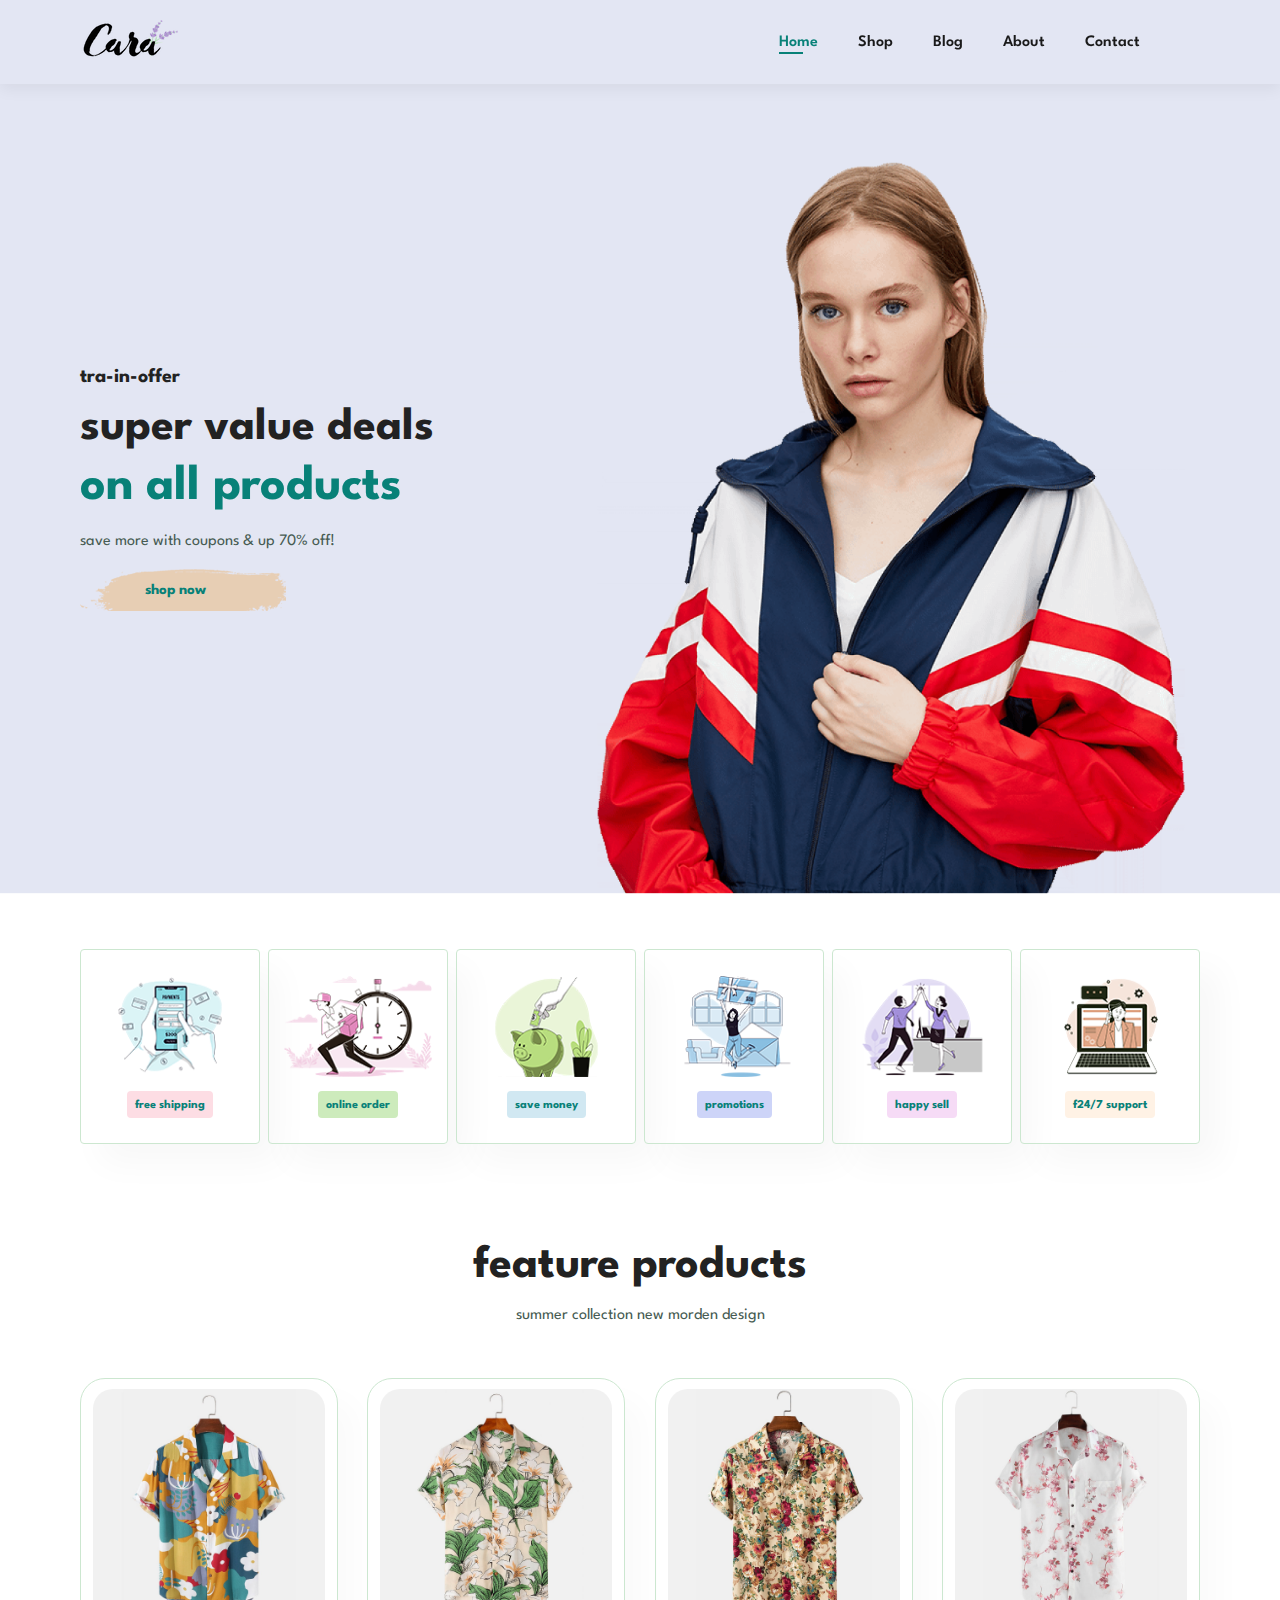
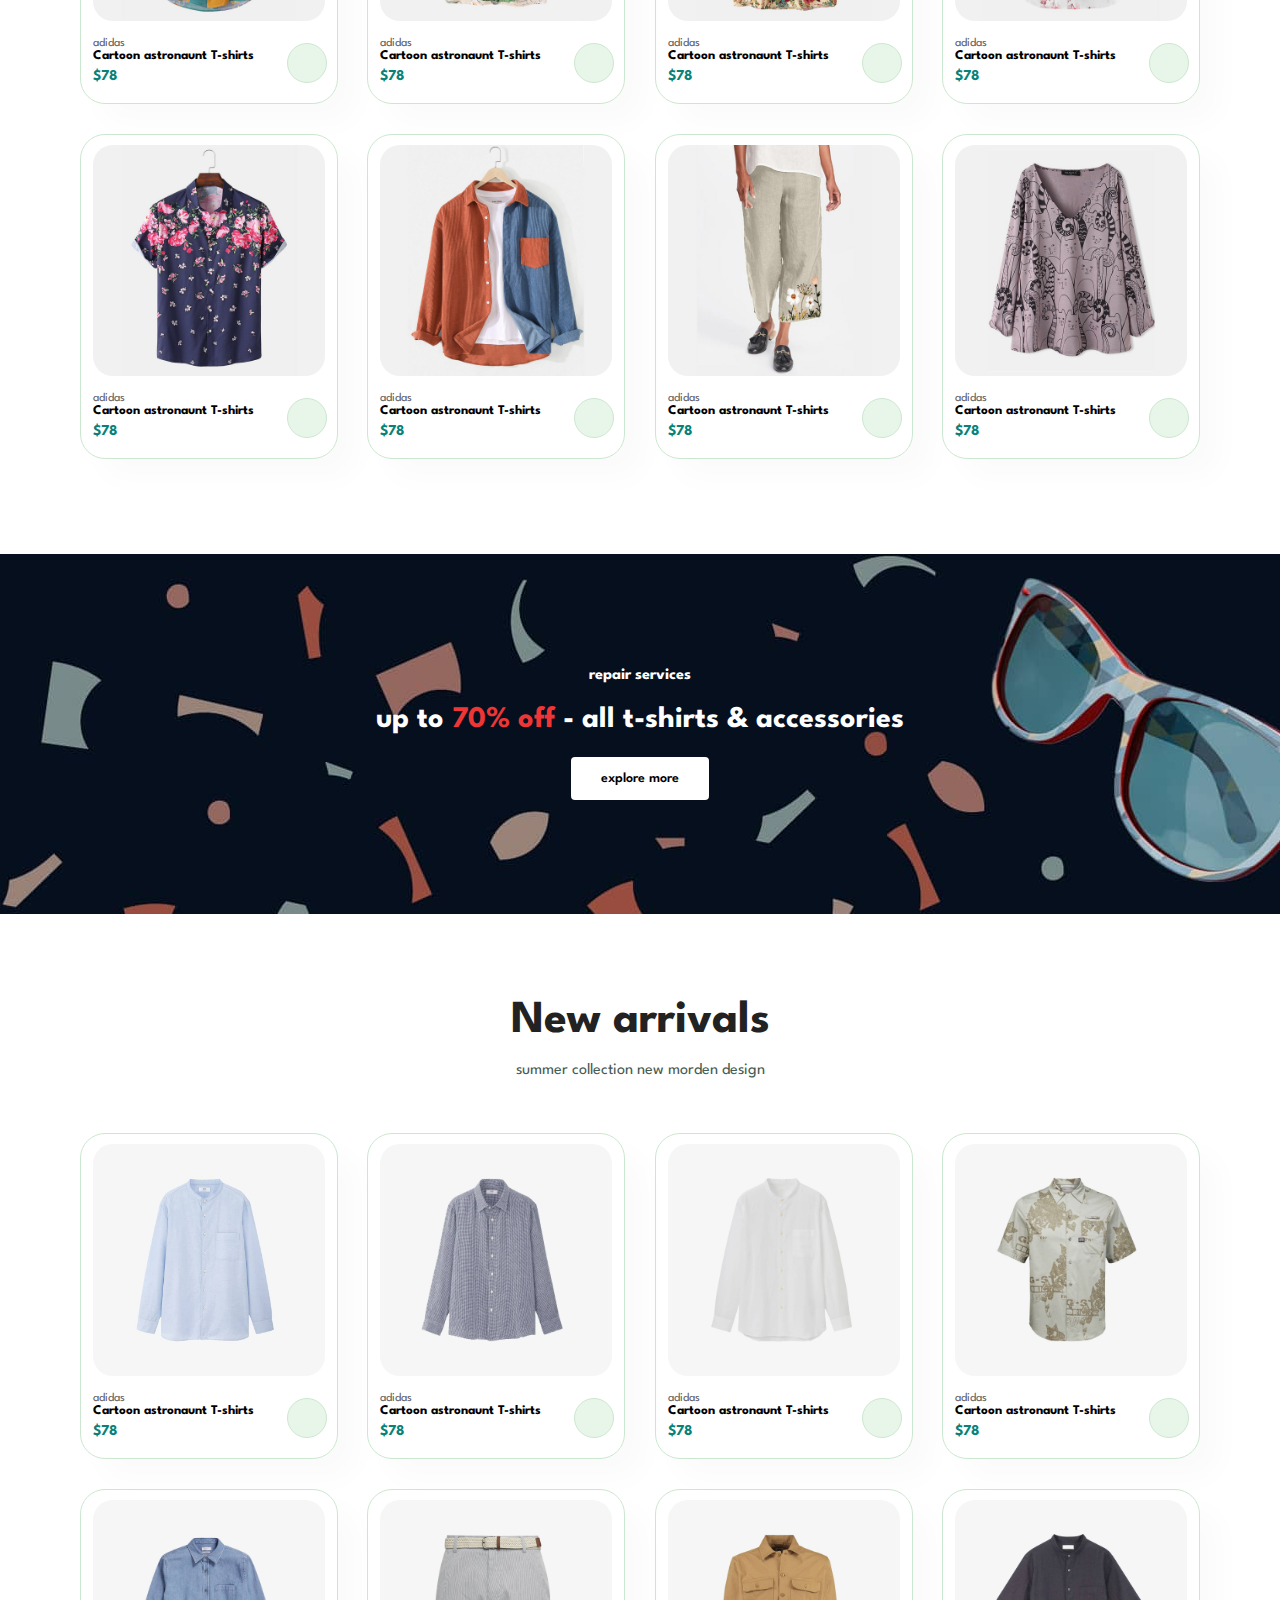
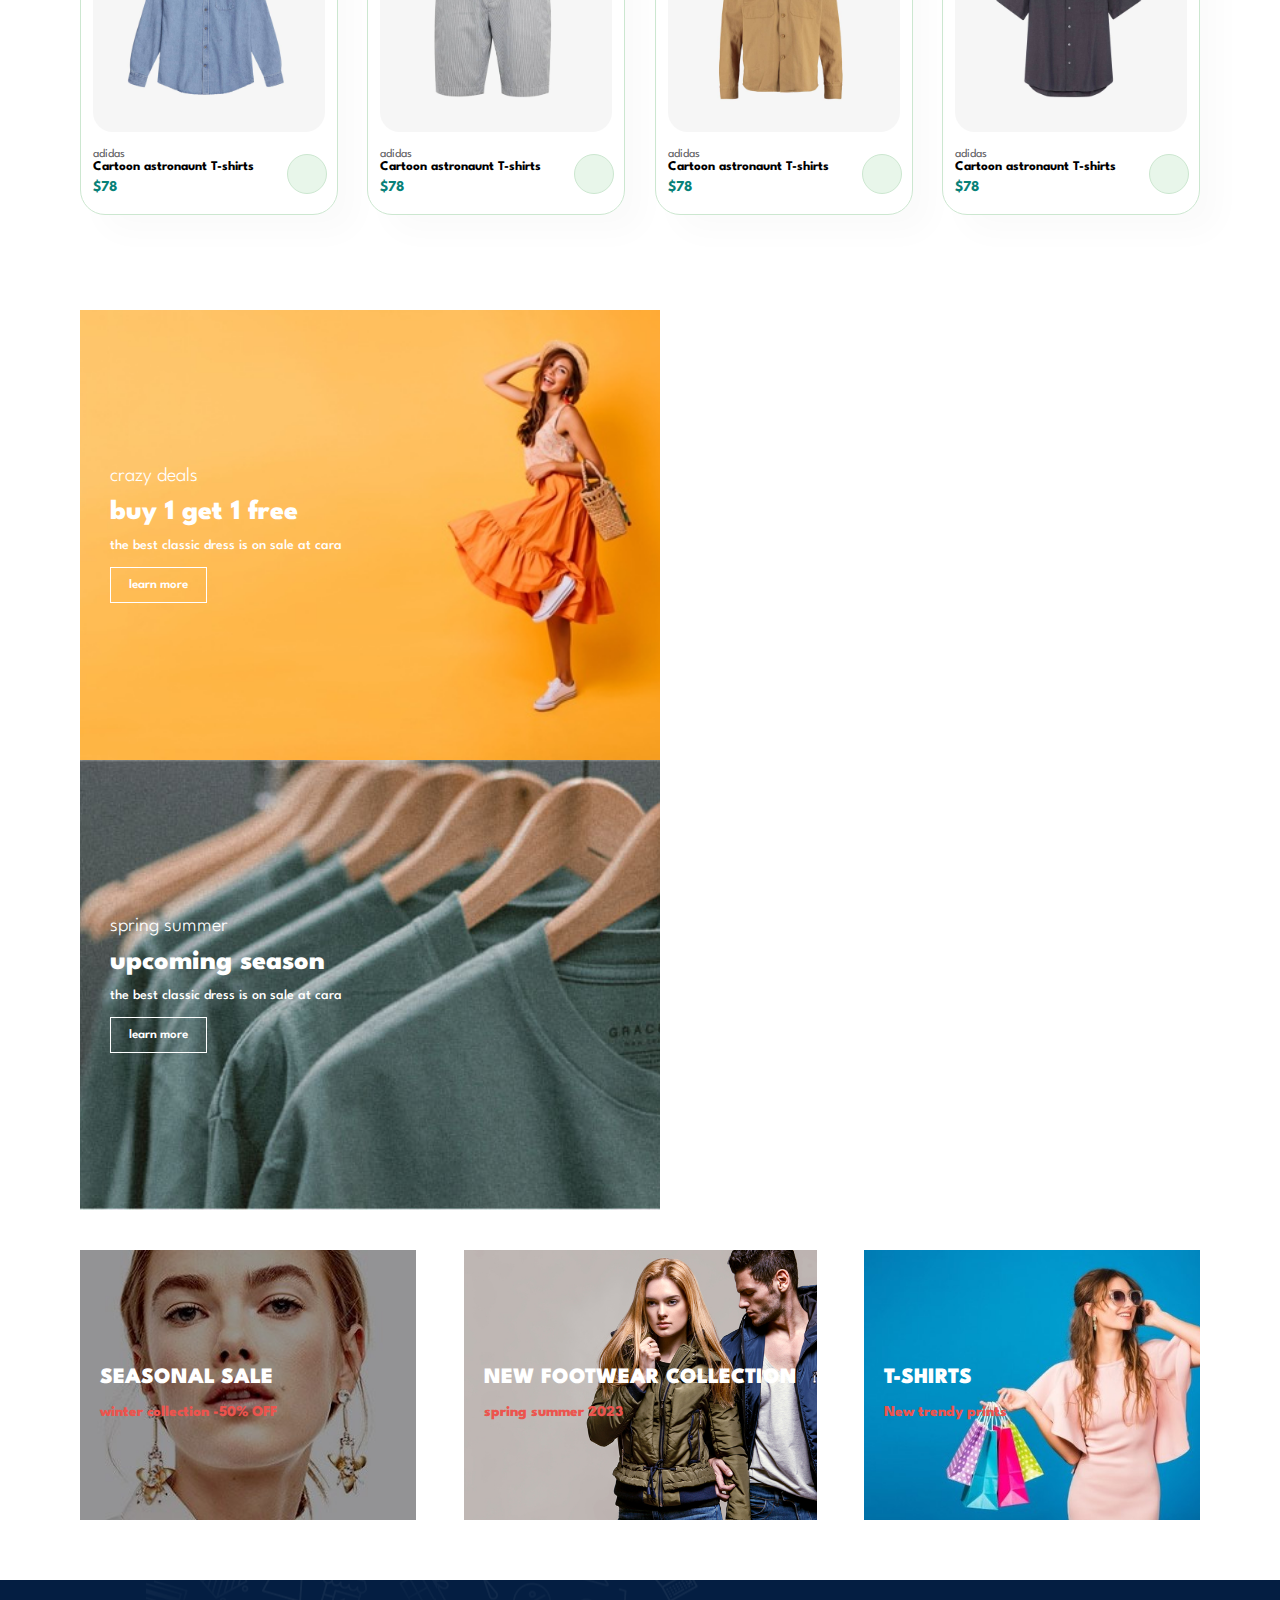
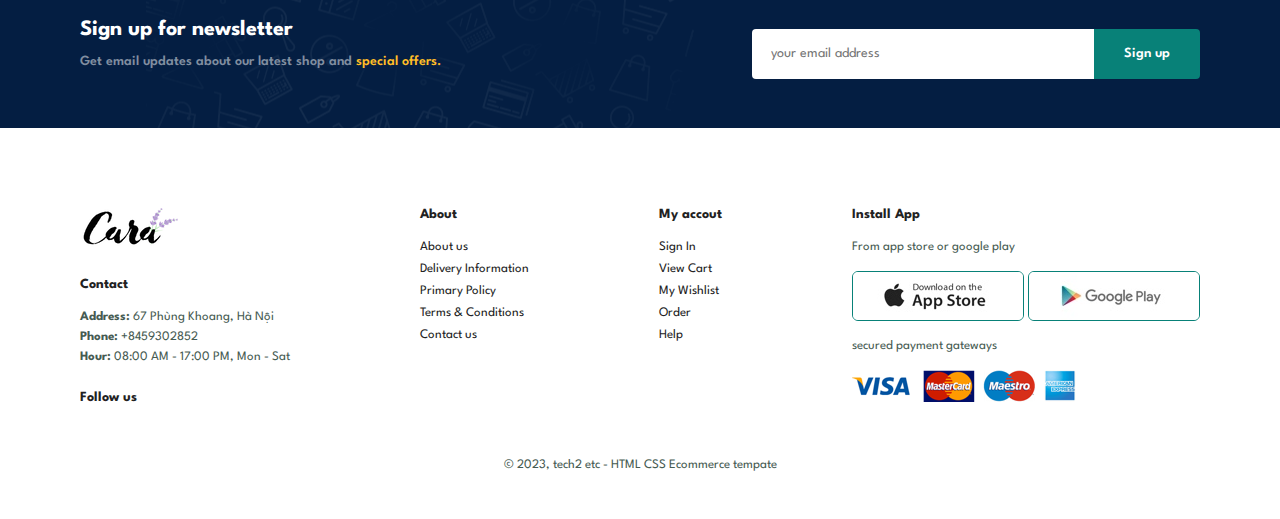
<file: index.html>
<!DOCTYPE html>
<html lang="en">

<head>
    <meta charset="UTF-8">
    <meta name="viewport" content="width=device-width, initial-scale=1.0">
    <link rel="stylesheet" href="style.css">
    <link rel="stylesheet" href="media.css">
    <link rel="stylesheet" href="https://cdnjs.cloudflare.com/ajax/libs/font-awesome/6.4.2/css/all.min.css"
        integrity="sha512-z3gLpd7yknf1YoNbCzqRKc4qyor8gaKU1qmn+CShxbuBusANI9QpRohGBreCFkKxLhei6S9CQXFEbbKuqLg0DA=="
        crossorigin="anonymous" referrerpolicy="no-referrer" />
    <title>Ecommerce shop</title>
</head>

<body>

    <section id="header">
        <a href="#"> <img src="img/logo.png" class="logo" alt="" /> </a>
        <div>
            <ul id="navbar">
                <li>
                    <a class="active" href="index.html">Home</a>
                </li>
                <li>
                    <a href="Shop.html">Shop</a>
                </li>
                <li>
                    <a href="Blog.html">Blog</a>
                </li>
                <li>
                    <a href="About.html">About</a>
                </li>
                <li>
                    <a href="Contact.html">Contact</a>
                </li>
                <li id="iconcart">
                    <a href="cart.html">
                        <i class="fa-solid fa-cart-shopping"></i>
                    </a>
                </li>
                <a href="#" id="close">
                    <i class="fa-solid fa-xmark"></i>
                </a>
            </ul>
        </div>
        <div id="mobile">
            <a href="#"><i class="fa-solid fa-cart-shopping"></i></a>
            <i id="bar" class="fa-solid fa-bars"></i>
        </div>
    </section>

    <section id="hero">
        <h4>tra-in-offer</h4>
        <h2>super value deals</h2>
        <h1>on all products</h1>
        <p>save more with coupons & up 70% off!</p>
        <button>shop now</button>
    </section>

    <section id="feature" class="section-p1">
        <div class="fe-box">
            <img src="img/features/f1.png" alt="img-feature" />
            <h6>free shipping</h6>
        </div>
        <div class="fe-box">
            <img src="img/features/f2.png" alt="img-feature" />
            <h6>online order</h6>
        </div>
        <div class="fe-box">
            <img src="img/features/f3.png" alt="img-feature" />
            <h6>save money</h6>
        </div>
        <div class="fe-box">
            <img src="img/features/f4.png" alt="img-feature" />
            <h6>promotions</h6>
        </div>
        <div class="fe-box">
            <img src="img/features/f5.png" alt="img-feature" />
            <h6>happy sell</h6>
        </div>
        <div class="fe-box">
            <img src="img/features/f6.png" alt="img-feature" />
            <h6>f24/7 support</h6>
        </div>
    </section>

    <section id="product1" class="section-p1">
        <h2>feature products</h2>
        <p>summer collection new morden design</p>
        <div class="pro-container">
            <div class="pro">
                <img src="img/products/f1.jpg" alt="img product" />
                <div class="des">
                    <span>adidas</span>
                    <h5>Cartoon astronaunt T-shirts</h5>
                    <div class="star">
                        <i class="fas fa-star"></i>
                        <i class="fas fa-star"></i>
                        <i class="fas fa-star"></i>
                        <i class="fas fa-star"></i>
                        <i class="fas fa-star"></i>
                    </div>
                    <h4>$78</h4>
                </div>
                <a href="#">
                    <i class="cart fa-solid fa-cart-shopping"></i>
                </a>
            </div>
            <div class="pro">
                <img src="img/products/f2.jpg" alt="img product" />
                <div class="des">
                    <span>adidas</span>
                    <h5>Cartoon astronaunt T-shirts</h5>
                    <div class="star">
                        <i class="fas fa-star"></i>
                        <i class="fas fa-star"></i>
                        <i class="fas fa-star"></i>
                        <i class="fas fa-star"></i>
                        <i class="fas fa-star"></i>
                    </div>
                    <h4>$78</h4>
                </div>
                <a href="#">
                    <i class="cart fa-solid fa-cart-shopping"></i>
                </a>
            </div>
            <div class="pro">
                <img src="img/products/f3.jpg" alt="img product" />
                <div class="des">
                    <span>adidas</span>
                    <h5>Cartoon astronaunt T-shirts</h5>
                    <div class="star">
                        <i class="fas fa-star"></i>
                        <i class="fas fa-star"></i>
                        <i class="fas fa-star"></i>
                        <i class="fas fa-star"></i>
                        <i class="fas fa-star"></i>
                    </div>
                    <h4>$78</h4>
                </div>
                <a href="#">
                    <i class="cart fa-solid fa-cart-shopping"></i>
                </a>
            </div>
            <div class="pro">
                <img src="img/products/f4.jpg" alt="img product" />
                <div class="des">
                    <span>adidas</span>
                    <h5>Cartoon astronaunt T-shirts</h5>
                    <div class="star">
                        <i class="fas fa-star"></i>
                        <i class="fas fa-star"></i>
                        <i class="fas fa-star"></i>
                        <i class="fas fa-star"></i>
                        <i class="fas fa-star"></i>
                    </div>
                    <h4>$78</h4>
                </div>
                <a href="#">
                    <i class="cart fa-solid fa-cart-shopping"></i>
                </a>
            </div>
            <div class="pro">
                <img src="img/products/f5.jpg" alt="img product" />
                <div class="des">
                    <span>adidas</span>
                    <h5>Cartoon astronaunt T-shirts</h5>
                    <div class="star">
                        <i class="fas fa-star"></i>
                        <i class="fas fa-star"></i>
                        <i class="fas fa-star"></i>
                        <i class="fas fa-star"></i>
                        <i class="fas fa-star"></i>
                    </div>
                    <h4>$78</h4>
                </div>
                <a href="#">
                    <i class="cart fa-solid fa-cart-shopping"></i>
                </a>
            </div>
            <div class="pro">
                <img src="img/products/f6.jpg" alt="img product" />
                <div class="des">
                    <span>adidas</span>
                    <h5>Cartoon astronaunt T-shirts</h5>
                    <div class="star">
                        <i class="fas fa-star"></i>
                        <i class="fas fa-star"></i>
                        <i class="fas fa-star"></i>
                        <i class="fas fa-star"></i>
                        <i class="fas fa-star"></i>
                    </div>
                    <h4>$78</h4>
                </div>
                <a href="#">
                    <i class="cart fa-solid fa-cart-shopping"></i>
                </a>
            </div>
            <div class="pro">
                <img src="img/products/f7.jpg" alt="img product" />
                <div class="des">
                    <span>adidas</span>
                    <h5>Cartoon astronaunt T-shirts</h5>
                    <div class="star">
                        <i class="fas fa-star"></i>
                        <i class="fas fa-star"></i>
                        <i class="fas fa-star"></i>
                        <i class="fas fa-star"></i>
                        <i class="fas fa-star"></i>
                    </div>
                    <h4>$78</h4>
                </div>
                <a href="#">
                    <i class="cart fa-solid fa-cart-shopping"></i>
                </a>
            </div>
            <div class="pro">
                <img src="img/products/f8.jpg" alt="img product" />
                <div class="des">
                    <span>adidas</span>
                    <h5>Cartoon astronaunt T-shirts</h5>
                    <div class="star">
                        <i class="fas fa-star"></i>
                        <i class="fas fa-star"></i>
                        <i class="fas fa-star"></i>
                        <i class="fas fa-star"></i>
                        <i class="fas fa-star"></i>
                    </div>
                    <h4>$78</h4>
                </div>
                <a href="#">
                    <i class="cart fa-solid fa-cart-shopping"></i>
                </a>
            </div>
        </div>
    </section>

    <section id="banner" class="section-m1">
        <h4>
            repair services
        </h4>
        <h2>
            up to <span>70% off</span> - all t-shirts & accessories
        </h2>
        <button class="normal">
            explore more
        </button>
    </section>

    <section id="product1" class="section-p1">
        <h2>New arrivals</h2>
        <p>summer collection new morden design</p>
        <div class="pro-container">
            <div class="pro">
                <img src="img/products/n1.jpg" alt="img product" />
                <div class="des">
                    <span>adidas</span>
                    <h5>Cartoon astronaunt T-shirts</h5>
                    <div class="star">
                        <i class="fas fa-star"></i>
                        <i class="fas fa-star"></i>
                        <i class="fas fa-star"></i>
                        <i class="fas fa-star"></i>
                        <i class="fas fa-star"></i>
                    </div>
                    <h4>$78</h4>
                </div>
                <a href="#">
                    <i class="cart fa-solid fa-cart-shopping"></i>
                </a>
            </div>
            <div class="pro">
                <img src="img/products/n2.jpg" alt="img product" />
                <div class="des">
                    <span>adidas</span>
                    <h5>Cartoon astronaunt T-shirts</h5>
                    <div class="star">
                        <i class="fas fa-star"></i>
                        <i class="fas fa-star"></i>
                        <i class="fas fa-star"></i>
                        <i class="fas fa-star"></i>
                        <i class="fas fa-star"></i>
                    </div>
                    <h4>$78</h4>
                </div>
                <a href="#">
                    <i class="cart fa-solid fa-cart-shopping"></i>
                </a>
            </div>
            <div class="pro">
                <img src="img/products/n3.jpg" alt="img product" />
                <div class="des">
                    <span>adidas</span>
                    <h5>Cartoon astronaunt T-shirts</h5>
                    <div class="star">
                        <i class="fas fa-star"></i>
                        <i class="fas fa-star"></i>
                        <i class="fas fa-star"></i>
                        <i class="fas fa-star"></i>
                        <i class="fas fa-star"></i>
                    </div>
                    <h4>$78</h4>
                </div>
                <a href="#">
                    <i class="cart fa-solid fa-cart-shopping"></i>
                </a>
            </div>
            <div class="pro">
                <img src="img/products/n4.jpg" alt="img product" />
                <div class="des">
                    <span>adidas</span>
                    <h5>Cartoon astronaunt T-shirts</h5>
                    <div class="star">
                        <i class="fas fa-star"></i>
                        <i class="fas fa-star"></i>
                        <i class="fas fa-star"></i>
                        <i class="fas fa-star"></i>
                        <i class="fas fa-star"></i>
                    </div>
                    <h4>$78</h4>
                </div>
                <a href="#">
                    <i class="cart fa-solid fa-cart-shopping"></i>
                </a>
            </div>
            <div class="pro">
                <img src="img/products/n5.jpg" alt="img product" />
                <div class="des">
                    <span>adidas</span>
                    <h5>Cartoon astronaunt T-shirts</h5>
                    <div class="star">
                        <i class="fas fa-star"></i>
                        <i class="fas fa-star"></i>
                        <i class="fas fa-star"></i>
                        <i class="fas fa-star"></i>
                        <i class="fas fa-star"></i>
                    </div>
                    <h4>$78</h4>
                </div>
                <a href="#">
                    <i class="cart fa-solid fa-cart-shopping"></i>
                </a>
            </div>
            <div class="pro">
                <img src="img/products/n6.jpg" alt="img product" />
                <div class="des">
                    <span>adidas</span>
                    <h5>Cartoon astronaunt T-shirts</h5>
                    <div class="star">
                        <i class="fas fa-star"></i>
                        <i class="fas fa-star"></i>
                        <i class="fas fa-star"></i>
                        <i class="fas fa-star"></i>
                        <i class="fas fa-star"></i>
                    </div>
                    <h4>$78</h4>
                </div>
                <a href="#">
                    <i class="cart fa-solid fa-cart-shopping"></i>
                </a>
            </div>
            <div class="pro">
                <img src="img/products/n7.jpg" alt="img product" />
                <div class="des">
                    <span>adidas</span>
                    <h5>Cartoon astronaunt T-shirts</h5>
                    <div class="star">
                        <i class="fas fa-star"></i>
                        <i class="fas fa-star"></i>
                        <i class="fas fa-star"></i>
                        <i class="fas fa-star"></i>
                        <i class="fas fa-star"></i>
                    </div>
                    <h4>$78</h4>
                </div>
                <a href="#">
                    <i class="cart fa-solid fa-cart-shopping"></i>
                </a>
            </div>
            <div class="pro">
                <img src="img/products/n8.jpg" alt="img product" />
                <div class="des">
                    <span>adidas</span>
                    <h5>Cartoon astronaunt T-shirts</h5>
                    <div class="star">
                        <i class="fas fa-star"></i>
                        <i class="fas fa-star"></i>
                        <i class="fas fa-star"></i>
                        <i class="fas fa-star"></i>
                        <i class="fas fa-star"></i>
                    </div>
                    <h4>$78</h4>
                </div>
                <a href="#">
                    <i class="cart fa-solid fa-cart-shopping"></i>
                </a>
            </div>
        </div>
    </section>

    <section id="sm-banner" class="section-p1">
        <div class="banner-box">
            <h4>
                crazy deals
            </h4>
            <h2>
                buy 1 get 1 free
            </h2>
            <span>
                the best classic dress is on sale at cara
            </span>
            <button class="white">
                learn more
            </button>
        </div>
        <div class="banner-box banner-box2">
            <h4>
                spring summer
            </h4>
            <h2>
                upcoming season
            </h2>
            <span>
                the best classic dress is on sale at cara
            </span>
            <button class="white">
                learn more
            </button>
        </div>
    </section>

    <section id="banner3">
        <div class="banner-box">
            <h2>SEASONAL SALE</h2>
            <h3>winter collection -50% OFF</h3>
        </div>
        <div class="banner-box banner-box2">
            <h2>NEW FOOTWEAR COLLECTION</h2>
            <h3>spring summer 2023</h3>
        </div>
        <div class="banner-box banner-box3">
            <h2>T-SHIRTS</h2>
            <h3>New trendy prints</h3>
        </div>
    </section>

    <section id="newsletter" class="section-p1 section-m1">
        <div class="newstext">
            <h4>Sign up for newsletter</h4>
            <p>Get email updates about our latest shop and <span>special offers.</span></p>
        </div>
        <div class="form">
            <input type="text" placeholder="your email address" />
            <button class="normal">Sign up</button>
        </div>
    </section>

    <footer class="section-p1">
        <div class="col">
            <img class="logo" src="img/logo.png" alt="logo footer" />
            <h4>Contact</h4>
            <p><strong>Address: </strong>67 Phùng Khoang, Hà Nội</p>
            <p><strong>Phone: </strong>+8459302852</p>
            <p><strong>Hour: </strong>08:00 AM - 17:00 PM, Mon - Sat</p>
            <div class="follow">
                <h4>Follow us</h4>
                <div class="icon">
                    <i class="fab fa-facebook-f"></i>
                    <i class="fab fa-twitter"></i>
                    <i class="fab fa-instagram"></i>
                    <i class="fab fa-pinterest-p"></i>
                    <i class="fab fa-youtube"></i>
                </div>
            </div>
        </div>

        <div class="col">
            <h4>About</h4>
            <a href="#">About us</a>
            <a href="#">Delivery Information</a>
            <a href="#">Primary Policy</a>
            <a href="#">Terms & Conditions</a>
            <a href="#">Contact us</a>
        </div>

        <div class="col">
            <h4>My accout</h4>
            <a href="#">Sign In</a>
            <a href="#">View Cart</a>
            <a href="#">My Wishlist</a>
            <a href="#">Order</a>
            <a href="#">Help</a>
        </div>

        <div class="col install">
            <h4>Install App</h4>
            <p>From app store or google play</p>
            <div class="row">
                <img src="img/pay/app.jpg" alt="" />
                <img src="img/pay/play.jpg" alt="" />
            </div>
            <p>secured payment gateways</p>
            <img src="img/pay/pay.png" alt="" />
        </div>

        <div class="copyright">
            <p>© 2023, tech2 etc - HTML CSS Ecommerce tempate</p>
        </div>
    </footer>

    <script src="index.js"></script>
</body>

</html>
</file>
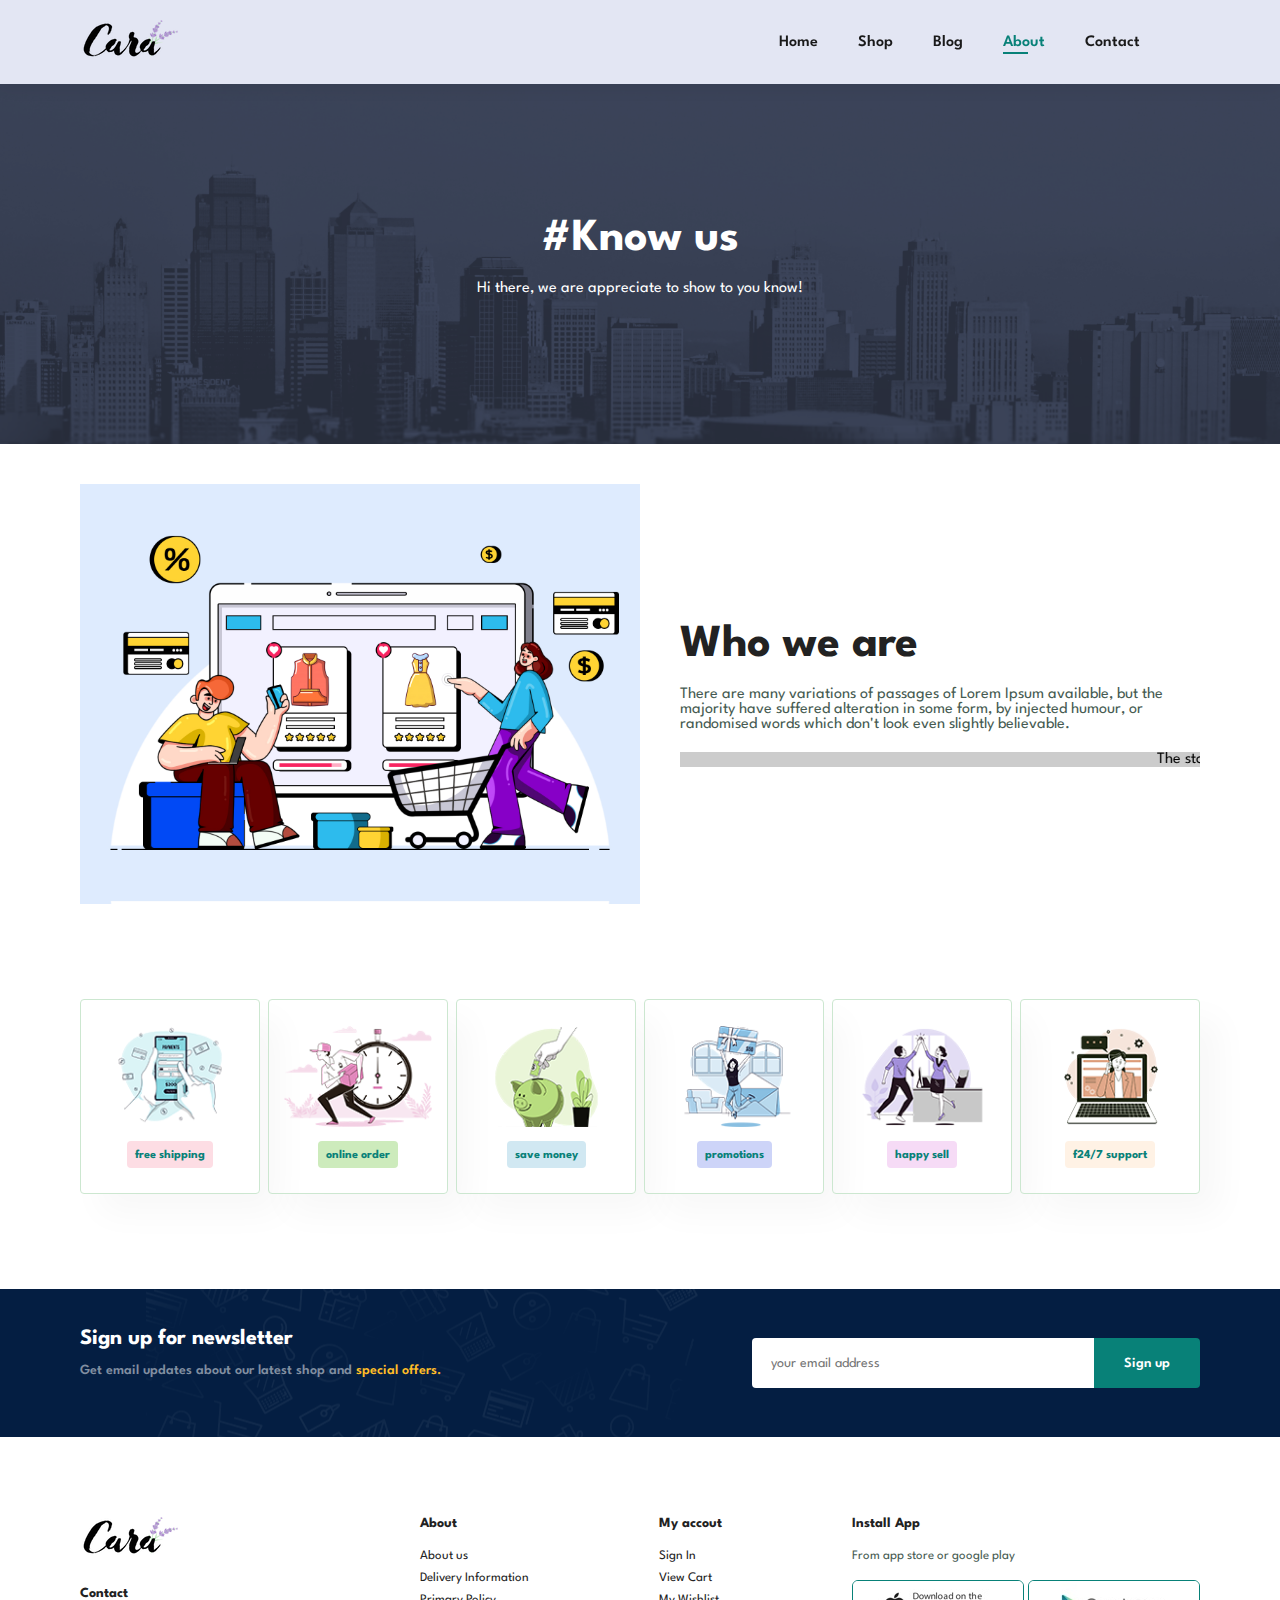
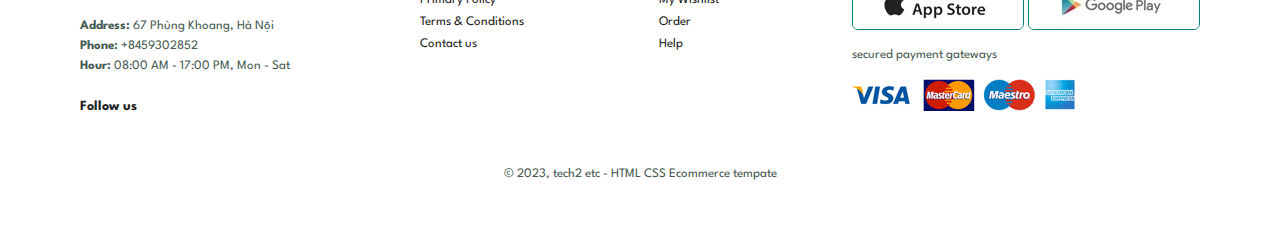
<file: about.html>
<!DOCTYPE html>
<html lang="en">

<head>
    <meta charset="UTF-8">
    <meta name="viewport" content="width=device-width, initial-scale=1.0">
    <link rel="stylesheet" href="style.css">
    <link rel="stylesheet" href="media.css">
    <link rel="stylesheet" href="https://cdnjs.cloudflare.com/ajax/libs/font-awesome/6.4.2/css/all.min.css"
        integrity="sha512-z3gLpd7yknf1YoNbCzqRKc4qyor8gaKU1qmn+CShxbuBusANI9QpRohGBreCFkKxLhei6S9CQXFEbbKuqLg0DA=="
        crossorigin="anonymous" referrerpolicy="no-referrer" />
    <title>Ecommerce shop</title>
</head>

<body>

    <section id="header">
        <a href="index.html"> <img src="img/logo.png" class="logo" alt="" /> </a>
        <div>
            <ul id="navbar">
                <li>
                    <a href="index.html">Home</a>
                </li>
                <li>
                    <a href="product.html">Shop</a>
                </li>
                <li>
                    <a href="blog.html">Blog</a>
                </li>
                <li>
                    <a class="active" href="about.html">About</a>
                </li>
                <li>
                    <a href="contact.html">Contact</a>
                </li>
                <li id="iconcart">
                    <a href="cart.html">
                        <i class="fa-solid fa-cart-shopping"></i>
                    </a>
                </li>
                <a href="#" id="close">
                    <i class="fa-solid fa-xmark"></i>
                </a>
            </ul>
        </div>
        <div id="mobile">
            <a href="#"><i class="fa-solid fa-cart-shopping"></i></a>
            <i id="bar" class="fa-solid fa-bars"></i>
        </div>
    </section>

    <section id="page-header" class="about-header">
        <h2>
            #Know us
        </h2>
        <p>
            Hi there, we are appreciate to show to you know!
        </p>
    </section>

    <section id="about-head" class="section-p1">
        <img src="img/about/a6.jpg" alt="" />
        <div>
            <h2>Who we are</h2>
            <p>
                There are many variations of passages of Lorem
                Ipsum available, but the majority have suffered
                alteration in some form, by injected humour, or
                randomised words which don't look even slightly
                believable.
            </p>

            <marquee bgcolor="#ccc" loop="-1" scrollamount="5" width="100%">
                The standard chunk of Lorem Ipsum used since the 1500s is reproduced below for those interested.
            </marquee>
        </div>
    </section>

    <section id="feature" class="section-p1">
        <div class="fe-box">
            <img src="img/features/f1.png" alt="img-feature" />
            <h6>free shipping</h6>
        </div>
        <div class="fe-box">
            <img src="img/features/f2.png" alt="img-feature" />
            <h6>online order</h6>
        </div>
        <div class="fe-box">
            <img src="img/features/f3.png" alt="img-feature" />
            <h6>save money</h6>
        </div>
        <div class="fe-box">
            <img src="img/features/f4.png" alt="img-feature" />
            <h6>promotions</h6>
        </div>
        <div class="fe-box">
            <img src="img/features/f5.png" alt="img-feature" />
            <h6>happy sell</h6>
        </div>
        <div class="fe-box">
            <img src="img/features/f6.png" alt="img-feature" />
            <h6>f24/7 support</h6>
        </div>
    </section>

    <section id="newsletter" class="section-p1 section-m1">
        <div class="newstext">
            <h4>Sign up for newsletter</h4>
            <p>Get email updates about our latest shop and <span>special offers.</span></p>
        </div>
        <div class="form">
            <input type="text" placeholder="your email address" />
            <button class="normal">Sign up</button>
        </div>
    </section>

    <footer class="section-p1">
        <div class="col">
            <img class="logo" src="img/logo.png" alt="logo footer" />
            <h4>Contact</h4>
            <p><strong>Address: </strong>67 Phùng Khoang, Hà Nội</p>
            <p><strong>Phone: </strong>+8459302852</p>
            <p><strong>Hour: </strong>08:00 AM - 17:00 PM, Mon - Sat</p>
            <div class="follow">
                <h4>Follow us</h4>
                <div class="icon">
                    <i class="fab fa-facebook-f"></i>
                    <i class="fab fa-twitter"></i>
                    <i class="fab fa-instagram"></i>
                    <i class="fab fa-pinterest-p"></i>
                    <i class="fab fa-youtube"></i>
                </div>
            </div>
        </div>

        <div class="col">
            <h4>About</h4>
            <a href="#">About us</a>
            <a href="#">Delivery Information</a>
            <a href="#">Primary Policy</a>
            <a href="#">Terms & Conditions</a>
            <a href="#">Contact us</a>
        </div>

        <div class="col">
            <h4>My accout</h4>
            <a href="#">Sign In</a>
            <a href="#">View Cart</a>
            <a href="#">My Wishlist</a>
            <a href="#">Order</a>
            <a href="#">Help</a>
        </div>

        <div class="col install">
            <h4>Install App</h4>
            <p>From app store or google play</p>
            <div class="row">
                <img src="img/pay/app.jpg" alt="" />
                <img src="img/pay/play.jpg" alt="" />
            </div>
            <p>secured payment gateways</p>
            <img src="img/pay/pay.png" alt="" />
        </div>

        <div class="copyright">
            <p>© 2023, tech2 etc - HTML CSS Ecommerce tempate</p>
        </div>
    </footer>

    <script src="index.js"></script>
</body>

</html>
</file>
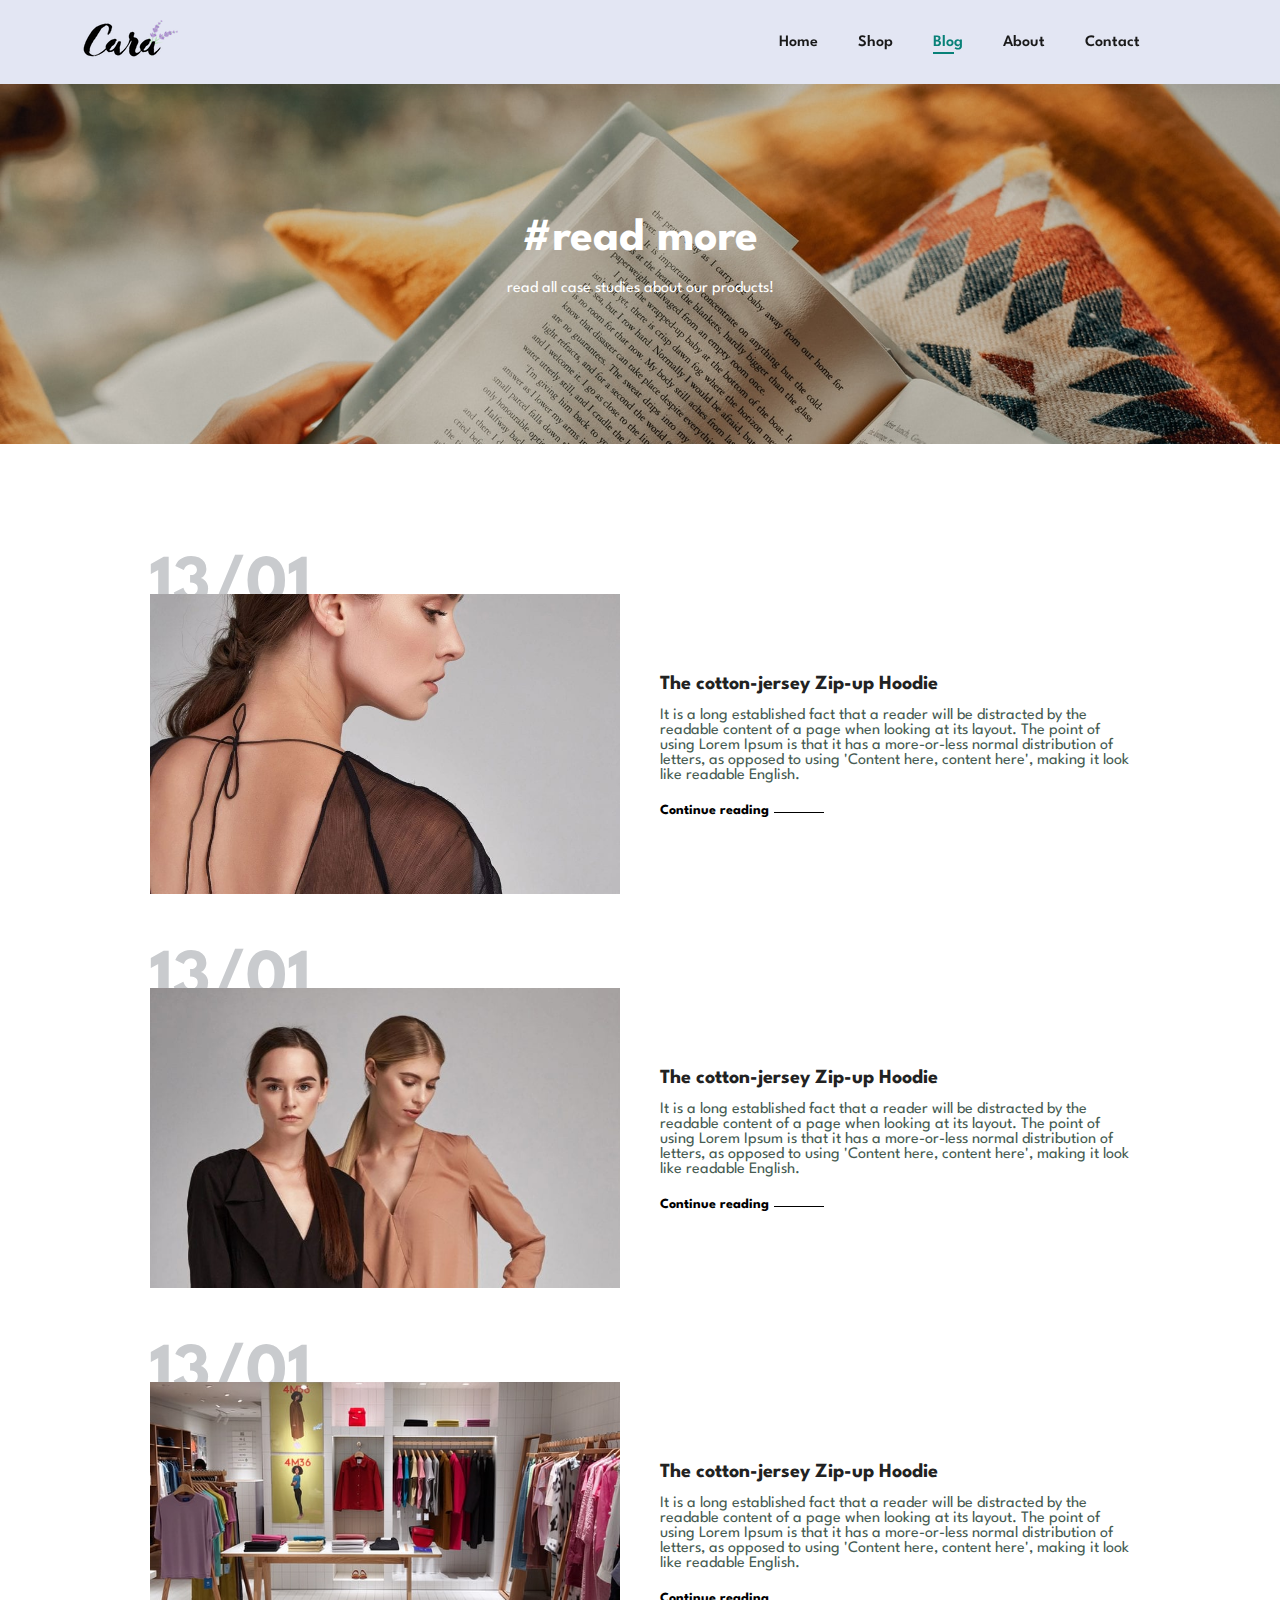
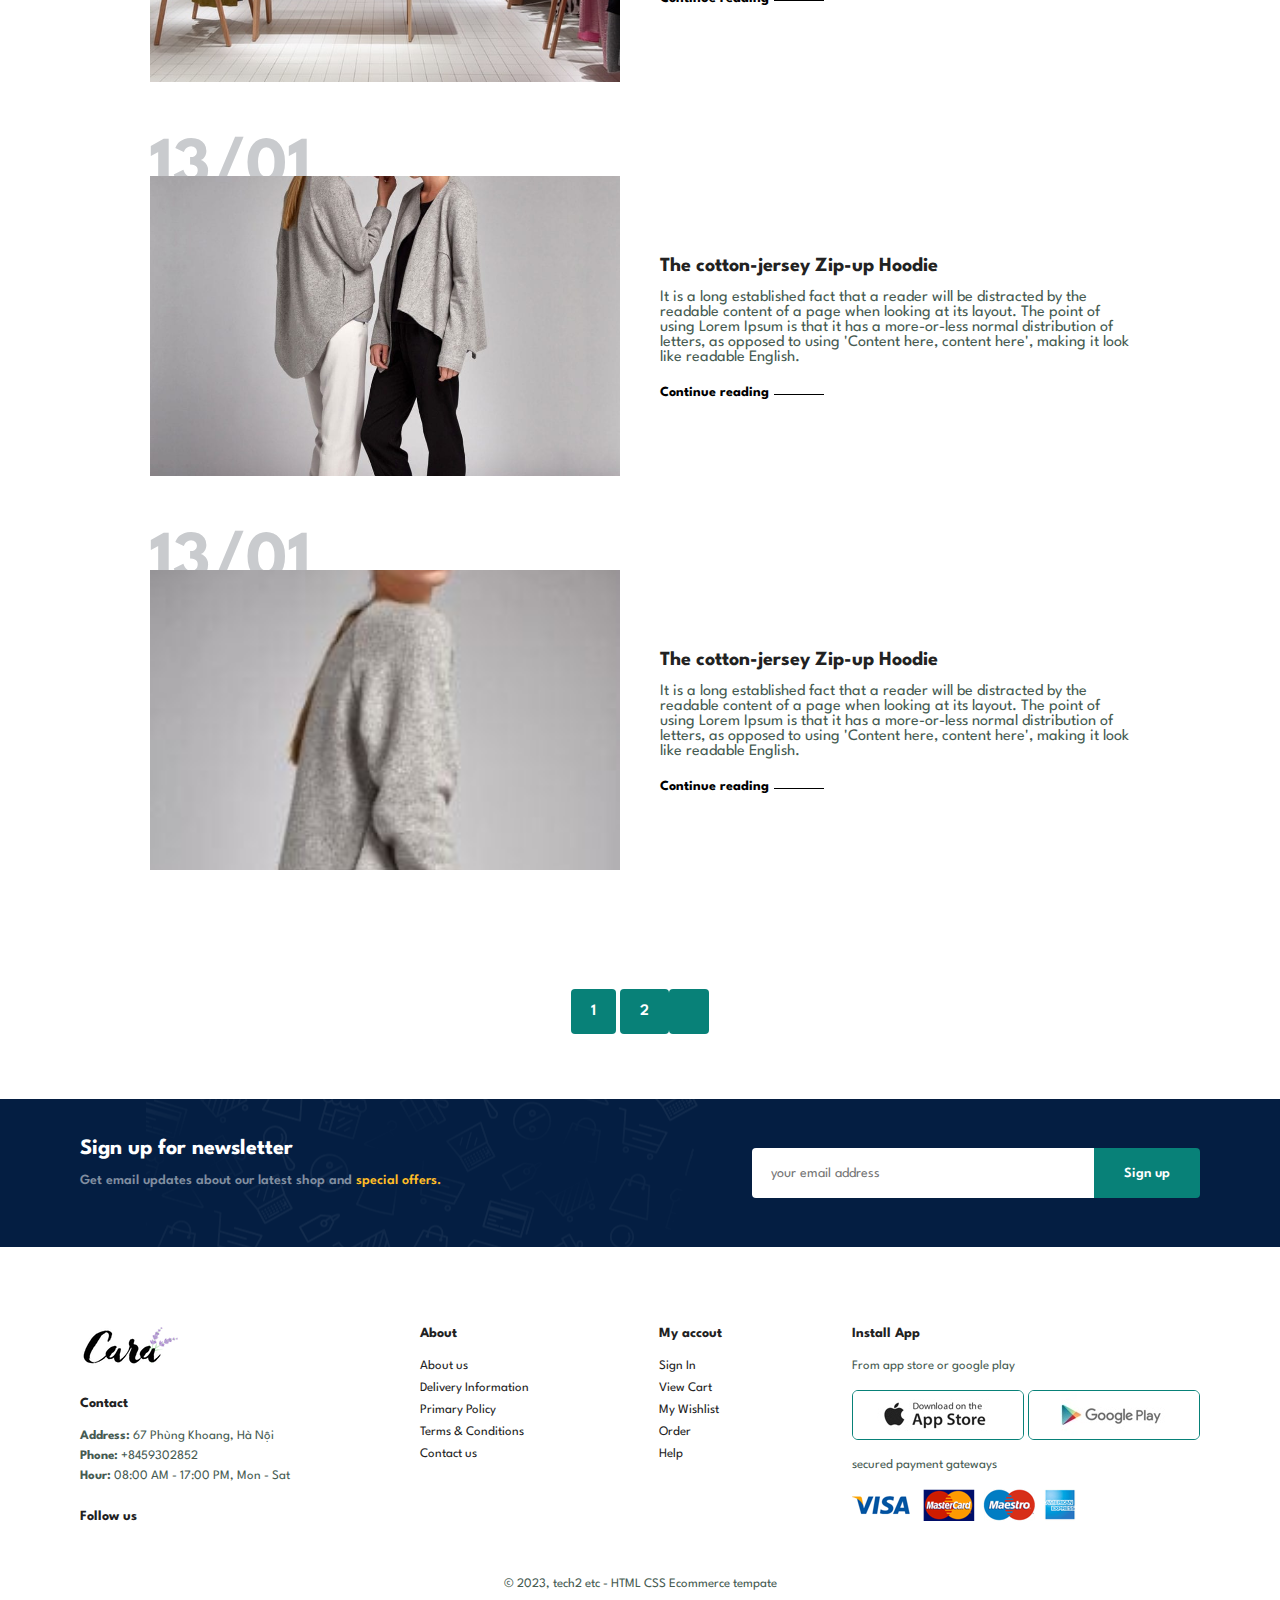
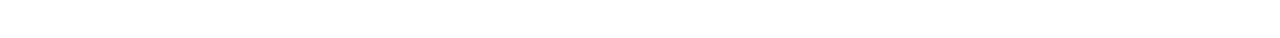
<file: blog.html>
<!DOCTYPE html>
<html lang="en">

<head>
    <meta charset="UTF-8">
    <meta name="viewport" content="width=device-width, initial-scale=1.0">
    <link rel="stylesheet" href="style.css">
    <link rel="stylesheet" href="media.css">
    <link rel="stylesheet" href="https://cdnjs.cloudflare.com/ajax/libs/font-awesome/6.4.2/css/all.min.css"
        integrity="sha512-z3gLpd7yknf1YoNbCzqRKc4qyor8gaKU1qmn+CShxbuBusANI9QpRohGBreCFkKxLhei6S9CQXFEbbKuqLg0DA=="
        crossorigin="anonymous" referrerpolicy="no-referrer" />
    <title>Ecommerce shop</title>
</head>

<body>

    <section id="header">
        <a href="index.html"> <img src="img/logo.png" class="logo" alt="" /> </a>
        <div>
            <ul id="navbar">
                <li>
                    <a href="index.html">Home</a>
                </li>
                <li>
                    <a href="product.html">Shop</a>
                </li>
                <li>
                    <a class="active" href="blog.html">Blog</a>
                </li>
                <li>
                    <a href="about.html">About</a>
                </li>
                <li>
                    <a href="contact.html">Contact</a>
                </li>
                <li id="iconcart">
                    <a href="cart.html">
                        <i class="fa-solid fa-cart-shopping"></i>
                    </a>
                </li>
                <a href="#" id="close">
                    <i class="fa-solid fa-xmark"></i>
                </a>
            </ul>
        </div>
        <div id="mobile">
            <a href="#"><i class="fa-solid fa-cart-shopping"></i></a>
            <i id="bar" class="fa-solid fa-bars"></i>
        </div>
    </section>

    <section id="page-header" class="blog-header">
        <h2>
            #read more
        </h2>
        <p>
            read all case studies about our products!
        </p>
    </section>

    <section id="blog">
        <div class="blog-box">
            <div class="blog-img">
                <img src="img/blog/b1.jpg" alt="blog img" width="100%" height="300px" style="object-fit: cover" />
            </div>
            <div class="blog-details">
                <h4>The cotton-jersey Zip-up Hoodie</h4>
                <p>
                    It is a long established fact that a reader will be
                    distracted by the readable content of a page when looking
                    at its layout. The point of using Lorem Ipsum is that it
                    has a more-or-less normal distribution of letters, as
                    opposed to using 'Content here, content here', making
                    it look like readable English.
                </p>
                <a href="#">Continue reading</a>
                <h1>13/01</h1>
            </div>
        </div>
        <div class="blog-box">
            <div class="blog-img">
                <img src="img/blog/b2.jpg" alt="blog img" width="100%" height="300px" style="object-fit: cover" />
            </div>
            <div class="blog-details">
                <h4>The cotton-jersey Zip-up Hoodie</h4>
                <p>
                    It is a long established fact that a reader will be
                    distracted by the readable content of a page when looking
                    at its layout. The point of using Lorem Ipsum is that it
                    has a more-or-less normal distribution of letters, as
                    opposed to using 'Content here, content here', making
                    it look like readable English.
                </p>
                <a href="#">Continue reading</a>
                <h1>13/01</h1>
            </div>
        </div>
        <div class="blog-box">
            <div class="blog-img">
                <img src="img/blog/b3.jpg" alt="blog img" width="100%" height="300px" style="object-fit: cover" />
            </div>
            <div class="blog-details">
                <h4>The cotton-jersey Zip-up Hoodie</h4>
                <p>
                    It is a long established fact that a reader will be
                    distracted by the readable content of a page when looking
                    at its layout. The point of using Lorem Ipsum is that it
                    has a more-or-less normal distribution of letters, as
                    opposed to using 'Content here, content here', making
                    it look like readable English.
                </p>
                <a href="#">Continue reading</a>
                <h1>13/01</h1>
            </div>
        </div>
        <div class="blog-box">
            <div class="blog-img">
                <img src="img/blog/b4.jpg" alt="blog img" width="100%" height="300px" style="object-fit: cover" />
            </div>
            <div class="blog-details">
                <h4>The cotton-jersey Zip-up Hoodie</h4>
                <p>
                    It is a long established fact that a reader will be
                    distracted by the readable content of a page when looking
                    at its layout. The point of using Lorem Ipsum is that it
                    has a more-or-less normal distribution of letters, as
                    opposed to using 'Content here, content here', making
                    it look like readable English.
                </p>
                <a href="#">Continue reading</a>
                <h1>13/01</h1>
            </div>
        </div>
        <div class="blog-box">
            <div class="blog-img">
                <img src="img/blog/b5.jpg" alt="blog img" width="100%" height="300px" style="object-fit: cover" />
            </div>
            <div class="blog-details">
                <h4>The cotton-jersey Zip-up Hoodie</h4>
                <p>
                    It is a long established fact that a reader will be
                    distracted by the readable content of a page when looking
                    at its layout. The point of using Lorem Ipsum is that it
                    has a more-or-less normal distribution of letters, as
                    opposed to using 'Content here, content here', making
                    it look like readable English.
                </p>
                <a href="#">Continue reading</a>
                <h1>13/01</h1>
            </div>
        </div>
    </section>

    <section id="pagination" class="section-p1">
        <a href="#">1</a>
        <a href="#">2</a>
        <a href="#">
            <i class="fa-solid fa-arrow-right"></i>
        </a>
    </section>

    <section id="newsletter" class="section-p1 section-m1">
        <div class="newstext">
            <h4>Sign up for newsletter</h4>
            <p>Get email updates about our latest shop and <span>special offers.</span></p>
        </div>
        <div class="form">
            <input type="text" placeholder="your email address" />
            <button class="normal">Sign up</button>
        </div>
    </section>

    <footer class="section-p1">
        <div class="col">
            <img class="logo" src="img/logo.png" alt="logo footer" />
            <h4>Contact</h4>
            <p><strong>Address: </strong>67 Phùng Khoang, Hà Nội</p>
            <p><strong>Phone: </strong>+8459302852</p>
            <p><strong>Hour: </strong>08:00 AM - 17:00 PM, Mon - Sat</p>
            <div class="follow">
                <h4>Follow us</h4>
                <div class="icon">
                    <i class="fab fa-facebook-f"></i>
                    <i class="fab fa-twitter"></i>
                    <i class="fab fa-instagram"></i>
                    <i class="fab fa-pinterest-p"></i>
                    <i class="fab fa-youtube"></i>
                </div>
            </div>
        </div>

        <div class="col">
            <h4>About</h4>
            <a href="#">About us</a>
            <a href="#">Delivery Information</a>
            <a href="#">Primary Policy</a>
            <a href="#">Terms & Conditions</a>
            <a href="#">Contact us</a>
        </div>

        <div class="col">
            <h4>My accout</h4>
            <a href="#">Sign In</a>
            <a href="#">View Cart</a>
            <a href="#">My Wishlist</a>
            <a href="#">Order</a>
            <a href="#">Help</a>
        </div>

        <div class="col install">
            <h4>Install App</h4>
            <p>From app store or google play</p>
            <div class="row">
                <img src="img/pay/app.jpg" alt="" />
                <img src="img/pay/play.jpg" alt="" />
            </div>
            <p>secured payment gateways</p>
            <img src="img/pay/pay.png" alt="" />
        </div>

        <div class="copyright">
            <p>© 2023, tech2 etc - HTML CSS Ecommerce tempate</p>
        </div>
    </footer>

    <script src="index.js"></script>
</body>

</html>
</file>
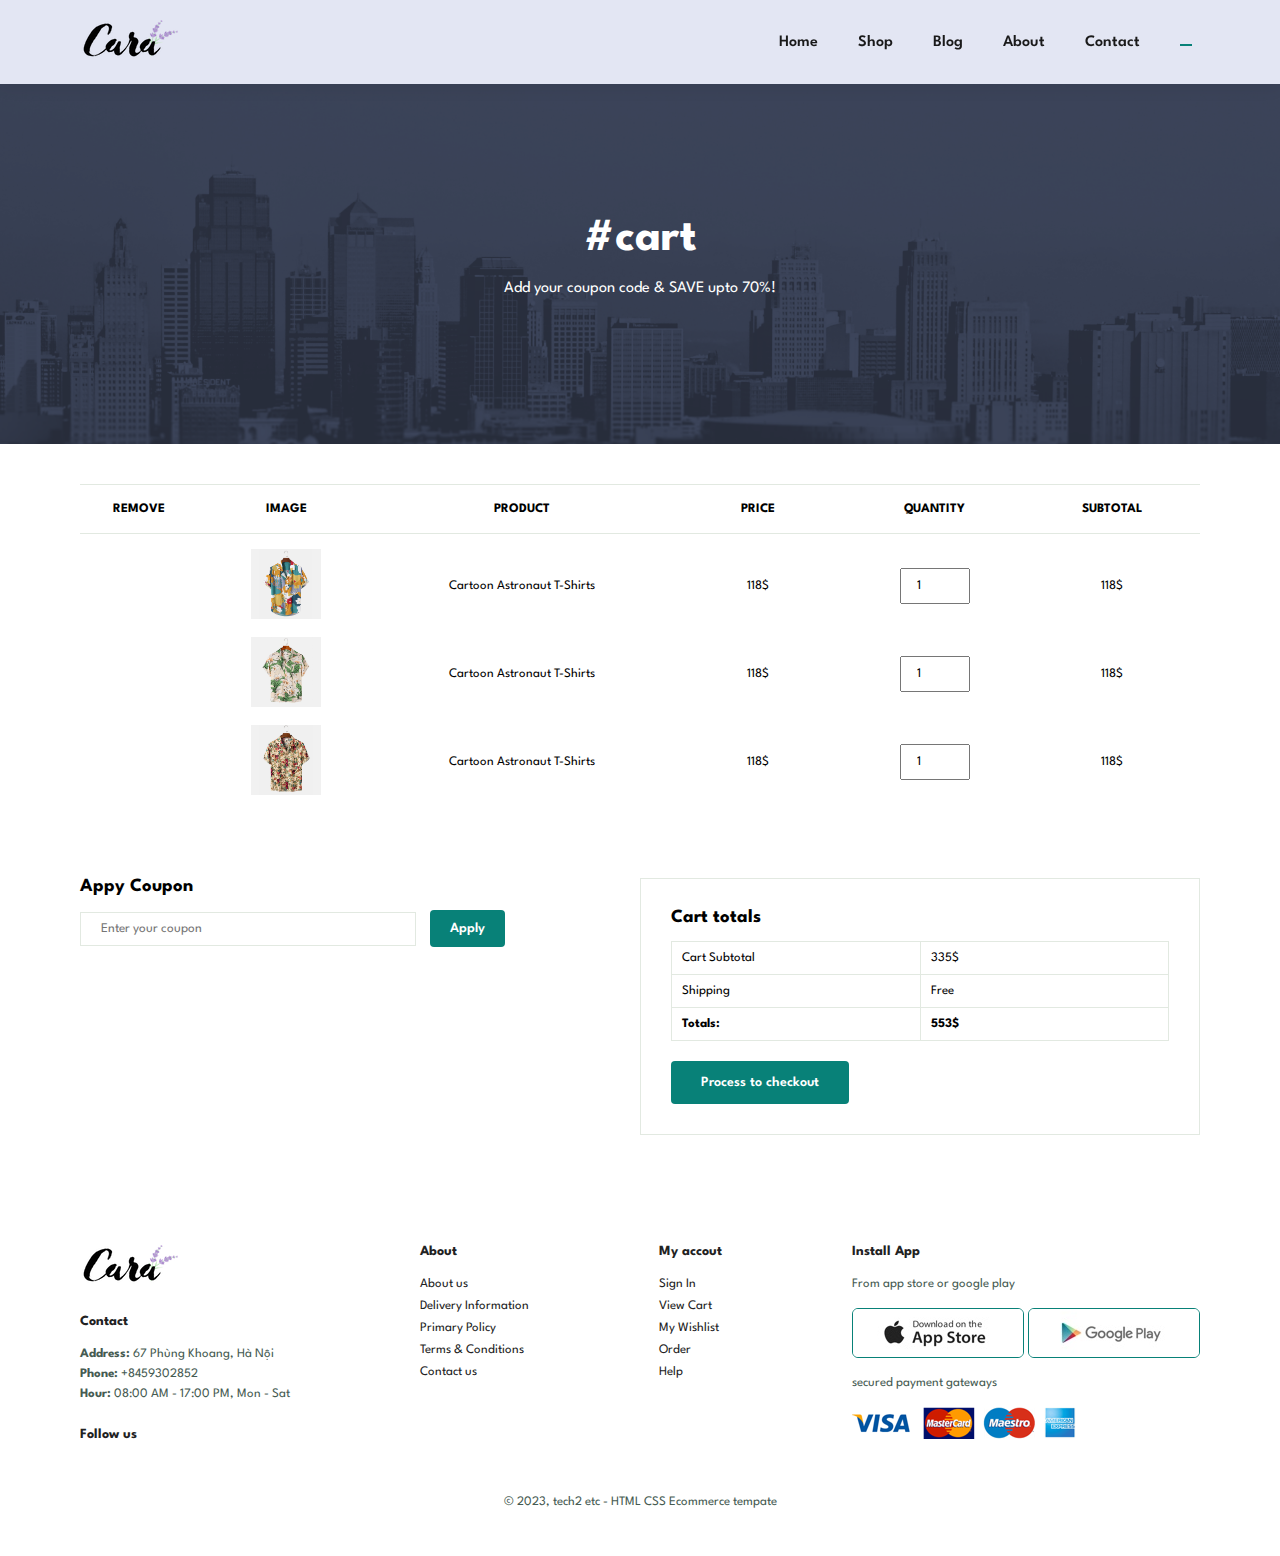
<file: cart.html>
<!DOCTYPE html>
<html lang="en">

<head>
    <meta charset="UTF-8">
    <meta name="viewport" content="width=device-width, initial-scale=1.0">
    <link rel="stylesheet" href="style.css">
    <link rel="stylesheet" href="media.css">
    <link rel="stylesheet" href="https://cdnjs.cloudflare.com/ajax/libs/font-awesome/6.4.2/css/all.min.css"
        integrity="sha512-z3gLpd7yknf1YoNbCzqRKc4qyor8gaKU1qmn+CShxbuBusANI9QpRohGBreCFkKxLhei6S9CQXFEbbKuqLg0DA=="
        crossorigin="anonymous" referrerpolicy="no-referrer" />
    <title>Ecommerce shop</title>
</head>

<body>
    <section id="header">
        <a href="index.html"> <img src="img/logo.png" class="logo" alt="" /> </a>
        <div>
            <ul id="navbar">
                <li>
                    <a href="index.html">Home</a>
                </li>
                <li>
                    <a href="product.html">Shop</a>
                </li>
                <li>
                    <a href="blog.html">Blog</a>
                </li>
                <li>
                    <a href="about.html">About</a>
                </li>
                <li>
                    <a href="contact.html">Contact</a>
                </li>
                <li id="iconcart">
                    <a class="active" href="cart.html">
                        <i class="fa-solid fa-cart-shopping"></i>
                    </a>
                </li>
                <a href="#" id="close">
                    <i class="fa-solid fa-xmark"></i>
                </a>
            </ul>
        </div>
        <div id="mobile">
            <a href="#"><i class="fa-solid fa-cart-shopping"></i></a>
            <i id="bar" class="fa-solid fa-bars"></i>
        </div>
    </section>

    <section id="page-header" class="about-header">
        <h2>
            #cart
        </h2>
        <p>
            Add your coupon code & SAVE upto 70%!
        </p>
    </section>

    <section id="cart" class="section-p1">
        <table width="100%">
            <thead>
                <tr>
                    <td>Remove</td>
                    <td>Image</td>
                    <td>Product</td>
                    <td>Price</td>
                    <td>Quantity</td>
                    <td>Subtotal</td>
                </tr>
            </thead>
            <tbody>
                <tr>
                    <td>
                        <i class="fa-solid fa-trash"></i>
                    </td>
                    <td>
                        <img src="img/products/f1.jpg" alt="cart img" width="70px" />
                    </td>
                    <td>
                        Cartoon Astronaut T-Shirts
                    </td>
                    <td>
                        118$
                    </td>
                    <td>
                        <input type="number" value="1" />
                    </td>
                    <td>
                        118$
                    </td>
                </tr>
                <tr>
                    <td>
                        <i class="fa-solid fa-trash"></i>
                    </td>
                    <td>
                        <img src="img/products/f2.jpg" alt="cart img" width="70px" />
                    </td>
                    <td>
                        Cartoon Astronaut T-Shirts
                    </td>
                    <td>
                        118$
                    </td>
                    <td>
                        <input type="number" value="1" />
                    </td>
                    <td>
                        118$
                    </td>
                </tr>
                <tr>
                    <td>
                        <i class="fa-solid fa-trash"></i>
                    </td>
                    <td>
                        <img src="img/products/f3.jpg" alt="cart img" width="70px" />
                    </td>
                    <td>
                        Cartoon Astronaut T-Shirts
                    </td>
                    <td>
                        118$
                    </td>
                    <td>
                        <input type="number" value="1" />
                    </td>
                    <td>
                        118$
                    </td>
                </tr>
            </tbody>
        </table>
    </section>

    <section id="cart-add" class="section-p1">
        <div id="coupon">
            <h3>Appy Coupon</h3>
            <div>
                <input type="text" placeholder="Enter your coupon" />
                <button class="normal">Apply</button>
            </div>
        </div>
        <div id="subtotal">
            <h3>Cart totals</h3>
            <table>
                <tr>
                    <td>Cart Subtotal</td>
                    <td>335$</td>
                </tr>
                <tr>
                    <td>Shipping</td>
                    <td>Free</td>
                </tr>
                <tr>
                    <td><strong>Totals: </strong></td>
                    <td><strong>553$</strong></td>
                </tr>
            </table>
            <button class="normal">Process to checkout</button>
        </div>
    </section>

    <footer class="section-p1">
        <div class="col">
            <img class="logo" src="img/logo.png" alt="logo footer" />
            <h4>Contact</h4>
            <p><strong>Address: </strong>67 Phùng Khoang, Hà Nội</p>
            <p><strong>Phone: </strong>+8459302852</p>
            <p><strong>Hour: </strong>08:00 AM - 17:00 PM, Mon - Sat</p>
            <div class="follow">
                <h4>Follow us</h4>
                <div class="icon">
                    <i class="fab fa-facebook-f"></i>
                    <i class="fab fa-twitter"></i>
                    <i class="fab fa-instagram"></i>
                    <i class="fab fa-pinterest-p"></i>
                    <i class="fab fa-youtube"></i>
                </div>
            </div>
        </div>

        <div class="col">
            <h4>About</h4>
            <a href="#">About us</a>
            <a href="#">Delivery Information</a>
            <a href="#">Primary Policy</a>
            <a href="#">Terms & Conditions</a>
            <a href="#">Contact us</a>
        </div>

        <div class="col">
            <h4>My accout</h4>
            <a href="#">Sign In</a>
            <a href="#">View Cart</a>
            <a href="#">My Wishlist</a>
            <a href="#">Order</a>
            <a href="#">Help</a>
        </div>

        <div class="col install">
            <h4>Install App</h4>
            <p>From app store or google play</p>
            <div class="row">
                <img src="img/pay/app.jpg" alt="" />
                <img src="img/pay/play.jpg" alt="" />
            </div>
            <p>secured payment gateways</p>
            <img src="img/pay/pay.png" alt="" />
        </div>

        <div class="copyright">
            <p>© 2023, tech2 etc - HTML CSS Ecommerce tempate</p>
        </div>
    </footer>

    <script src="index.js"></script>
</body>

</html>
</file>
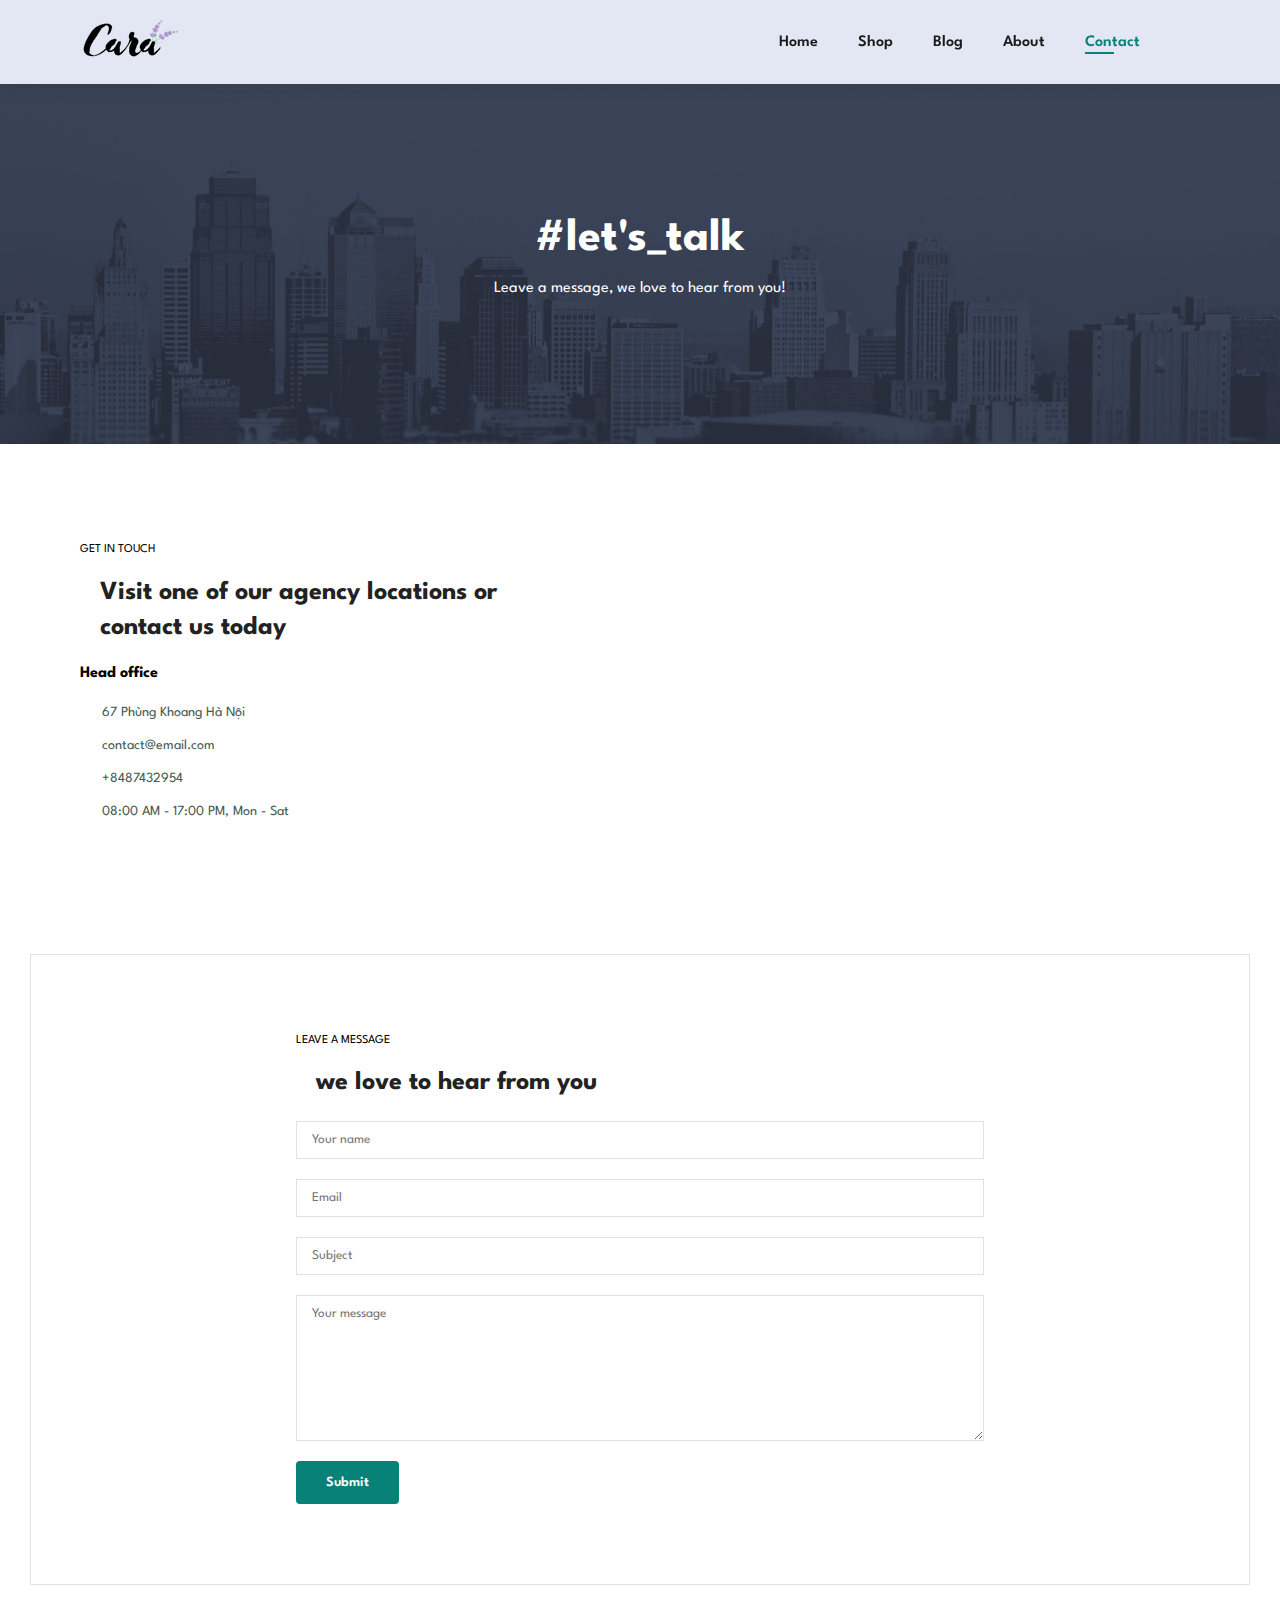
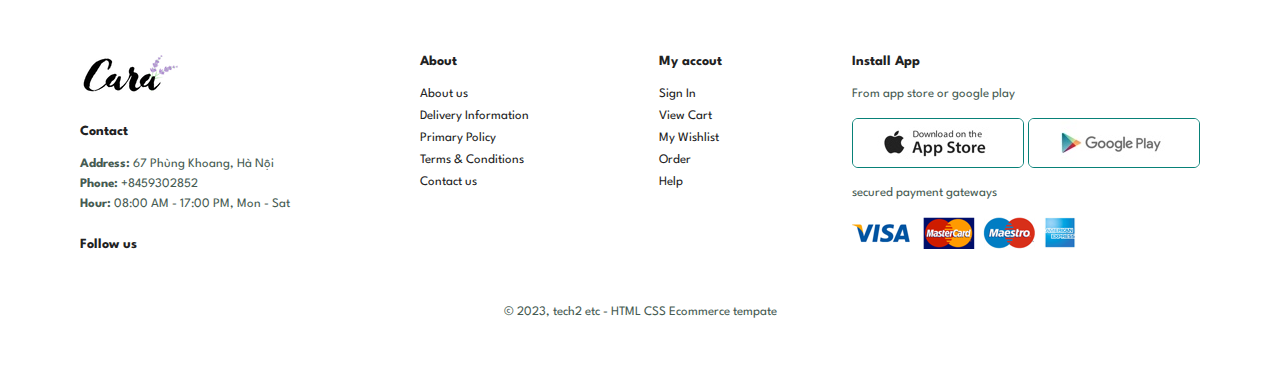
<file: contact.html>
<!DOCTYPE html>
<html lang="en">

<head>
    <meta charset="UTF-8">
    <meta name="viewport" content="width=device-width, initial-scale=1.0">
    <link rel="stylesheet" href="style.css">
    <link rel="stylesheet" href="media.css">
    <link rel="stylesheet" href="https://cdnjs.cloudflare.com/ajax/libs/font-awesome/6.4.2/css/all.min.css"
        integrity="sha512-z3gLpd7yknf1YoNbCzqRKc4qyor8gaKU1qmn+CShxbuBusANI9QpRohGBreCFkKxLhei6S9CQXFEbbKuqLg0DA=="
        crossorigin="anonymous" referrerpolicy="no-referrer" />
    <title>Ecommerce shop</title>
</head>

<body>
    <section id="header">
        <a href="index.html"> <img src="img/logo.png" class="logo" alt="" /> </a>
        <div>
            <ul id="navbar">
                <li>
                    <a href="index.html">Home</a>
                </li>
                <li>
                    <a href="product.html">Shop</a>
                </li>
                <li>
                    <a href="blog.html">Blog</a>
                </li>
                <li>
                    <a href="about.html">About</a>
                </li>
                <li>
                    <a class="active" href="contact.html">Contact</a>
                </li>
                <li id="iconcart">
                    <a href="cart.html">
                        <i class="fa-solid fa-cart-shopping"></i>
                    </a>
                </li>
                <a href="#" id="close">
                    <i class="fa-solid fa-xmark"></i>
                </a>
            </ul>
        </div>
        <div id="mobile">
            <a href="#"><i class="fa-solid fa-cart-shopping"></i></a>
            <i id="bar" class="fa-solid fa-bars"></i>
        </div>
    </section>

    <section id="page-header" class="about-header">
        <h2>
            #let's_talk
        </h2>
        <p>
            Leave a message, we love to hear from you!
        </p>
    </section>

    <section id="contact-details" class="section-p1">
        <div class="details">
            <span>GET IN TOUCH</span>
            <h2>Visit one of our agency locations or contact us today</h2>
            <h3>Head office</h3>
            <div>
                <li>
                    <i class="fa-solid fa-map"></i>
                    <p>67 Phùng Khoang Hà Nội</p>
                </li>
                <li>
                    <i class="fa-solid fa-envelope"></i>
                    <p>contact@email.com</p>
                </li>
                <li>
                    <i class="fa-solid fa-phone"></i>
                    <p>+8487432954</p>
                </li>
                <li>
                    <i class="fa-solid fa-clock"></i>
                    <p>08:00 AM - 17:00 PM, Mon - Sat</p>
                </li>
            </div>
        </div>
        <div class="map">
            <iframe
                src="https://www.google.com/maps/embed?pb=!1m18!1m12!1m3!1d29793.98845886514!2d105.81636406916402!3d21.022738359977126!2m3!1f0!2f0!3f0!3m2!1i1024!2i768!4f13.1!3m3!1m2!1s0x3135ab9bd9861ca1%3A0xe7887f7b72ca17a9!2zSMOgIE7hu5lpLCBWaeG7h3QgTmFt!5e0!3m2!1svi!2s!4v1697188061279!5m2!1svi!2s"
                width="600" height="450" style="border:0;" allowfullscreen="" loading="lazy"
                referrerpolicy="no-referrer-when-downgrade"></iframe>
        </div>
    </section>

    <section id="form-details">
        <form action="">
            <span>LEAVE A MESSAGE</span>
            <h2>we love to hear from you</h2>
            <input type="text" placeholder="Your name" />
            <input type="text" placeholder="Email" />
            <input type="text" placeholder="Subject" />
            <textarea name="" id="" cols="30" rows="10" placeholder="Your message"></textarea>
            <button class="normal">Submit</button>
        </form>
    </section>

    <footer class="section-p1">
        <div class="col">
            <img class="logo" src="img/logo.png" alt="logo footer" />
            <h4>Contact</h4>
            <p><strong>Address: </strong>67 Phùng Khoang, Hà Nội</p>
            <p><strong>Phone: </strong>+8459302852</p>
            <p><strong>Hour: </strong>08:00 AM - 17:00 PM, Mon - Sat</p>
            <div class="follow">
                <h4>Follow us</h4>
                <div class="icon">
                    <i class="fab fa-facebook-f"></i>
                    <i class="fab fa-twitter"></i>
                    <i class="fab fa-instagram"></i>
                    <i class="fab fa-pinterest-p"></i>
                    <i class="fab fa-youtube"></i>
                </div>
            </div>
        </div>

        <div class="col">
            <h4>About</h4>
            <a href="#">About us</a>
            <a href="#">Delivery Information</a>
            <a href="#">Primary Policy</a>
            <a href="#">Terms & Conditions</a>
            <a href="#">Contact us</a>
        </div>

        <div class="col">
            <h4>My accout</h4>
            <a href="#">Sign In</a>
            <a href="#">View Cart</a>
            <a href="#">My Wishlist</a>
            <a href="#">Order</a>
            <a href="#">Help</a>
        </div>

        <div class="col install">
            <h4>Install App</h4>
            <p>From app store or google play</p>
            <div class="row">
                <img src="img/pay/app.jpg" alt="" />
                <img src="img/pay/play.jpg" alt="" />
            </div>
            <p>secured payment gateways</p>
            <img src="img/pay/pay.png" alt="" />
        </div>

        <div class="copyright">
            <p>© 2023, tech2 etc - HTML CSS Ecommerce tempate</p>
        </div>
    </footer>

    <script src="index.js"></script>
</body>

</html>
</file>
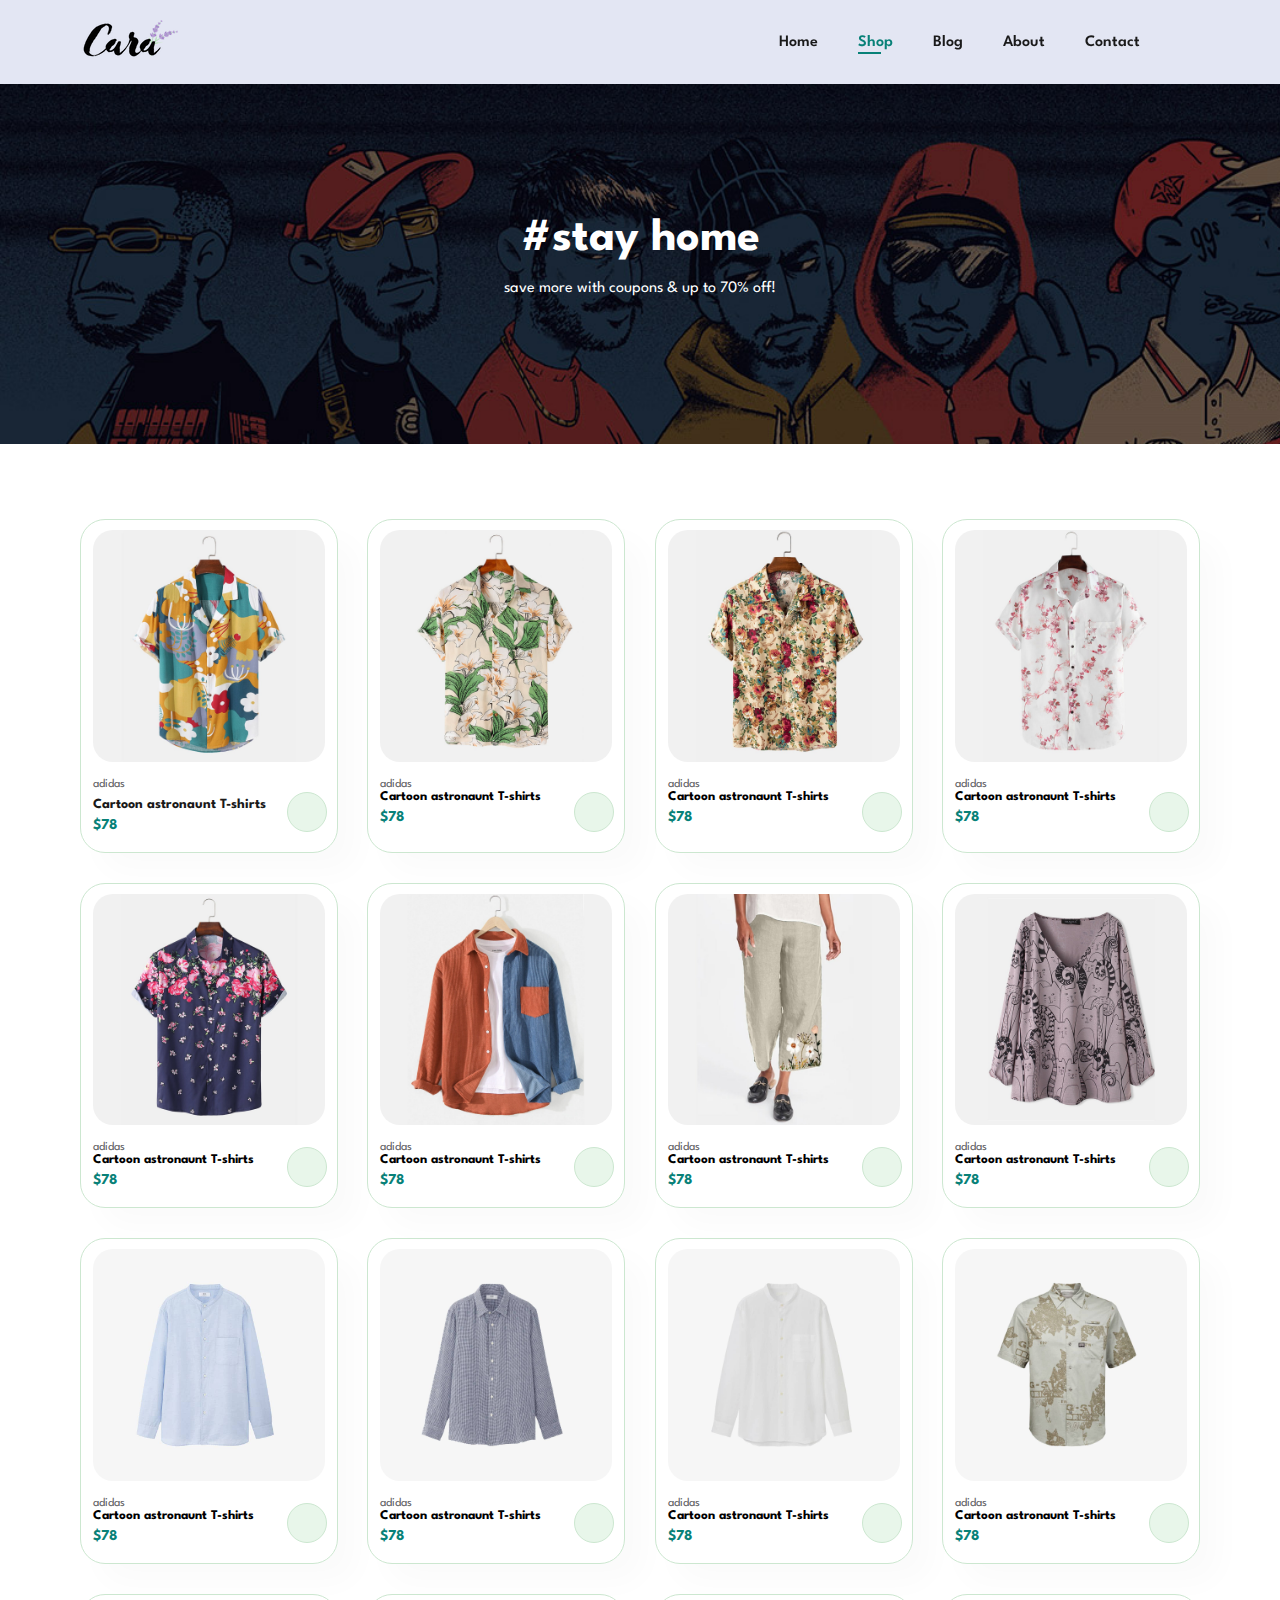
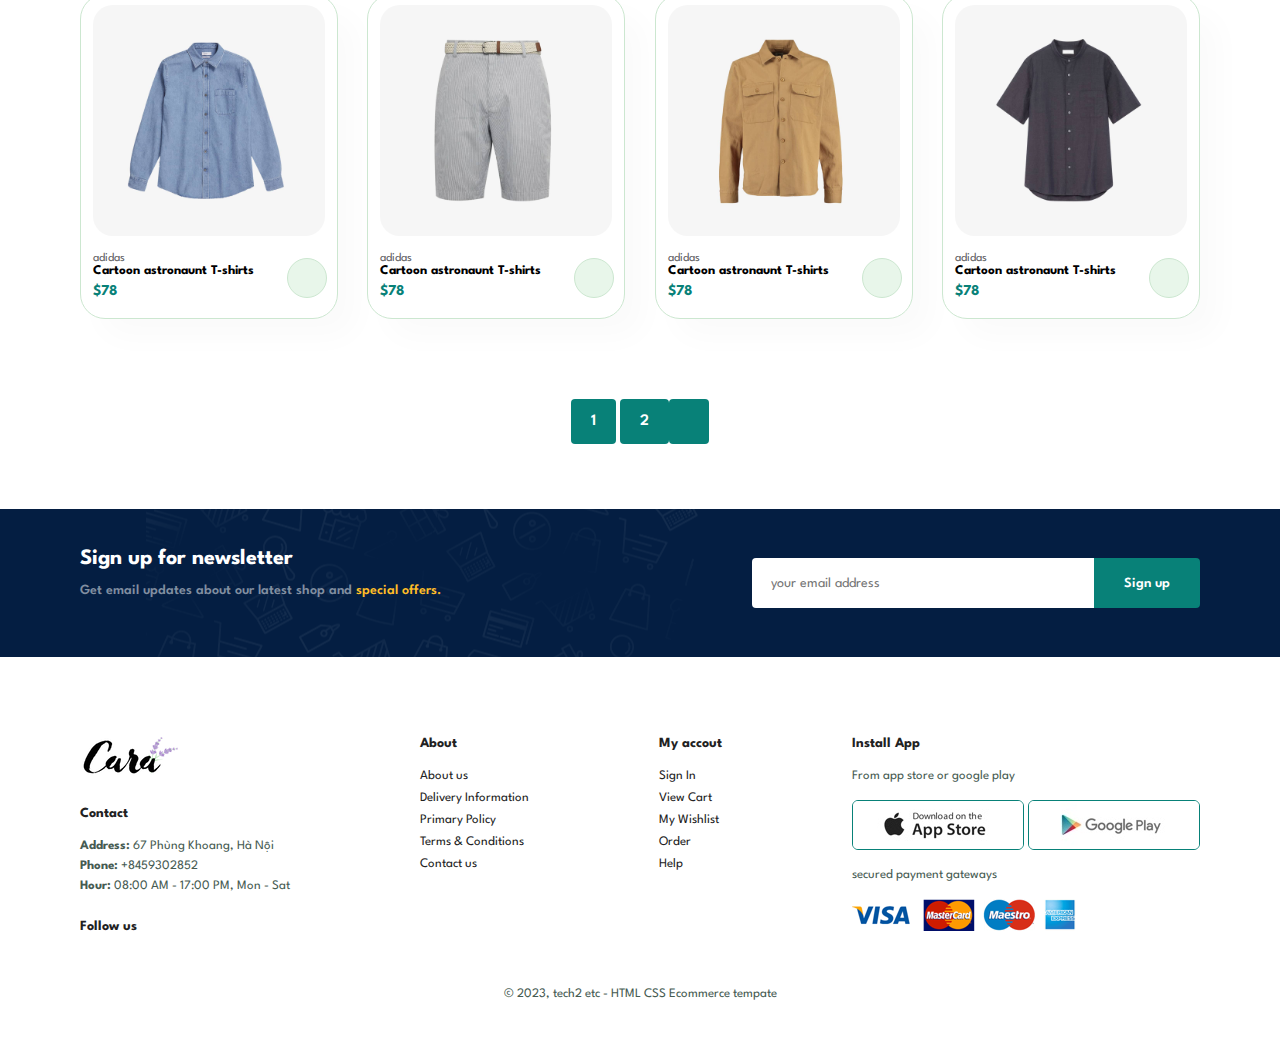
<file: product.html>
<!DOCTYPE html>
<html lang="en">

<head>
    <meta charset="UTF-8">
    <meta name="viewport" content="width=device-width, initial-scale=1.0">
    <link rel="stylesheet" href="style.css">
    <link rel="stylesheet" href="media.css">
    <link rel="stylesheet" href="https://cdnjs.cloudflare.com/ajax/libs/font-awesome/6.4.2/css/all.min.css"
        integrity="sha512-z3gLpd7yknf1YoNbCzqRKc4qyor8gaKU1qmn+CShxbuBusANI9QpRohGBreCFkKxLhei6S9CQXFEbbKuqLg0DA=="
        crossorigin="anonymous" referrerpolicy="no-referrer" />
    <title>Ecommerce shop</title>
</head>

<body>

    <section id="header">
        <a href="index.html"> <img src="img/logo.png" class="logo" alt="" /> </a>
        <div>
            <ul id="navbar">
                <li>
                    <a href="index.html">Home</a>
                </li>
                <li>
                    <a class="active" href="product.html">Shop</a>
                </li>
                <li>
                    <a href="blog.html">Blog</a>
                </li>
                <li>
                    <a href="about.html">About</a>
                </li>
                <li>
                    <a href="contact.html">Contact</a>
                </li>
                <li id="iconcart">
                    <a href="cart.html">
                        <i class="fa-solid fa-cart-shopping"></i>
                    </a>
                </li>
                <a href="#" id="close">
                    <i class="fa-solid fa-xmark"></i>
                </a>
            </ul>
        </div>
        <div id="mobile">
            <a href="#"><i class="fa-solid fa-cart-shopping"></i></a>
            <i id="bar" class="fa-solid fa-bars"></i>
        </div>
    </section>

    <section id="page-header">
        <h2>
            #stay home
        </h2>
        <p>
            save more with coupons & up to 70% off!
        </p>
    </section>

    <section id="product1" class="section-p1">
        <!-- <h2>feature products</h2>
        <p>summer collection new morden design</p> -->
        <div class="pro-container">
            <div class="pro">
                <img src="img/products/f1.jpg" alt="img product" />
                <div class="des">
                    <span>adidas</span>
                    <a href="single_product.html">Cartoon astronaunt T-shirts</a>
                    <div class="star">
                        <i class="fas fa-star"></i>
                        <i class="fas fa-star"></i>
                        <i class="fas fa-star"></i>
                        <i class="fas fa-star"></i>
                        <i class="fas fa-star"></i>
                    </div>
                    <h4>$78</h4>
                </div>
                <a href="cart.html">
                    <i class="cart fa-solid fa-cart-shopping"></i>
                </a>
            </div>
            <div class="pro" onclick="window.location.href='single_product.html'">
                <img src="img/products/f2.jpg" alt="img product" />
                <div class="des">
                    <span>adidas</span>
                    <h5>Cartoon astronaunt T-shirts</h5>
                    <div class="star">
                        <i class="fas fa-star"></i>
                        <i class="fas fa-star"></i>
                        <i class="fas fa-star"></i>
                        <i class="fas fa-star"></i>
                        <i class="fas fa-star"></i>
                    </div>
                    <h4>$78</h4>
                </div>
                <a href="#">
                    <i class="cart fa-solid fa-cart-shopping"></i>
                </a>
            </div>
            <div class="pro">
                <img src="img/products/f3.jpg" alt="img product" />
                <div class="des">
                    <span>adidas</span>
                    <h5>Cartoon astronaunt T-shirts</h5>
                    <div class="star">
                        <i class="fas fa-star"></i>
                        <i class="fas fa-star"></i>
                        <i class="fas fa-star"></i>
                        <i class="fas fa-star"></i>
                        <i class="fas fa-star"></i>
                    </div>
                    <h4>$78</h4>
                </div>
                <a href="#">
                    <i class="cart fa-solid fa-cart-shopping"></i>
                </a>
            </div>
            <div class="pro">
                <img src="img/products/f4.jpg" alt="img product" />
                <div class="des">
                    <span>adidas</span>
                    <h5>Cartoon astronaunt T-shirts</h5>
                    <div class="star">
                        <i class="fas fa-star"></i>
                        <i class="fas fa-star"></i>
                        <i class="fas fa-star"></i>
                        <i class="fas fa-star"></i>
                        <i class="fas fa-star"></i>
                    </div>
                    <h4>$78</h4>
                </div>
                <a href="#">
                    <i class="cart fa-solid fa-cart-shopping"></i>
                </a>
            </div>
            <div class="pro">
                <img src="img/products/f5.jpg" alt="img product" />
                <div class="des">
                    <span>adidas</span>
                    <h5>Cartoon astronaunt T-shirts</h5>
                    <div class="star">
                        <i class="fas fa-star"></i>
                        <i class="fas fa-star"></i>
                        <i class="fas fa-star"></i>
                        <i class="fas fa-star"></i>
                        <i class="fas fa-star"></i>
                    </div>
                    <h4>$78</h4>
                </div>
                <a href="#">
                    <i class="cart fa-solid fa-cart-shopping"></i>
                </a>
            </div>
            <div class="pro">
                <img src="img/products/f6.jpg" alt="img product" />
                <div class="des">
                    <span>adidas</span>
                    <h5>Cartoon astronaunt T-shirts</h5>
                    <div class="star">
                        <i class="fas fa-star"></i>
                        <i class="fas fa-star"></i>
                        <i class="fas fa-star"></i>
                        <i class="fas fa-star"></i>
                        <i class="fas fa-star"></i>
                    </div>
                    <h4>$78</h4>
                </div>
                <a href="#">
                    <i class="cart fa-solid fa-cart-shopping"></i>
                </a>
            </div>
            <div class="pro">
                <img src="img/products/f7.jpg" alt="img product" />
                <div class="des">
                    <span>adidas</span>
                    <h5>Cartoon astronaunt T-shirts</h5>
                    <div class="star">
                        <i class="fas fa-star"></i>
                        <i class="fas fa-star"></i>
                        <i class="fas fa-star"></i>
                        <i class="fas fa-star"></i>
                        <i class="fas fa-star"></i>
                    </div>
                    <h4>$78</h4>
                </div>
                <a href="#">
                    <i class="cart fa-solid fa-cart-shopping"></i>
                </a>
            </div>
            <div class="pro">
                <img src="img/products/f8.jpg" alt="img product" />
                <div class="des">
                    <span>adidas</span>
                    <h5>Cartoon astronaunt T-shirts</h5>
                    <div class="star">
                        <i class="fas fa-star"></i>
                        <i class="fas fa-star"></i>
                        <i class="fas fa-star"></i>
                        <i class="fas fa-star"></i>
                        <i class="fas fa-star"></i>
                    </div>
                    <h4>$78</h4>
                </div>
                <a href="#">
                    <i class="cart fa-solid fa-cart-shopping"></i>
                </a>
            </div>
            <div class="pro">
                <img src="img/products/n1.jpg" alt="img product" />
                <div class="des">
                    <span>adidas</span>
                    <h5>Cartoon astronaunt T-shirts</h5>
                    <div class="star">
                        <i class="fas fa-star"></i>
                        <i class="fas fa-star"></i>
                        <i class="fas fa-star"></i>
                        <i class="fas fa-star"></i>
                        <i class="fas fa-star"></i>
                    </div>
                    <h4>$78</h4>
                </div>
                <a href="#">
                    <i class="cart fa-solid fa-cart-shopping"></i>
                </a>
            </div>
            <div class="pro">
                <img src="img/products/n2.jpg" alt="img product" />
                <div class="des">
                    <span>adidas</span>
                    <h5>Cartoon astronaunt T-shirts</h5>
                    <div class="star">
                        <i class="fas fa-star"></i>
                        <i class="fas fa-star"></i>
                        <i class="fas fa-star"></i>
                        <i class="fas fa-star"></i>
                        <i class="fas fa-star"></i>
                    </div>
                    <h4>$78</h4>
                </div>
                <a href="#">
                    <i class="cart fa-solid fa-cart-shopping"></i>
                </a>
            </div>
            <div class="pro">
                <img src="img/products/n3.jpg" alt="img product" />
                <div class="des">
                    <span>adidas</span>
                    <h5>Cartoon astronaunt T-shirts</h5>
                    <div class="star">
                        <i class="fas fa-star"></i>
                        <i class="fas fa-star"></i>
                        <i class="fas fa-star"></i>
                        <i class="fas fa-star"></i>
                        <i class="fas fa-star"></i>
                    </div>
                    <h4>$78</h4>
                </div>
                <a href="#">
                    <i class="cart fa-solid fa-cart-shopping"></i>
                </a>
            </div>
            <div class="pro">
                <img src="img/products/n4.jpg" alt="img product" />
                <div class="des">
                    <span>adidas</span>
                    <h5>Cartoon astronaunt T-shirts</h5>
                    <div class="star">
                        <i class="fas fa-star"></i>
                        <i class="fas fa-star"></i>
                        <i class="fas fa-star"></i>
                        <i class="fas fa-star"></i>
                        <i class="fas fa-star"></i>
                    </div>
                    <h4>$78</h4>
                </div>
                <a href="#">
                    <i class="cart fa-solid fa-cart-shopping"></i>
                </a>
            </div>
            <div class="pro">
                <img src="img/products/n5.jpg" alt="img product" />
                <div class="des">
                    <span>adidas</span>
                    <h5>Cartoon astronaunt T-shirts</h5>
                    <div class="star">
                        <i class="fas fa-star"></i>
                        <i class="fas fa-star"></i>
                        <i class="fas fa-star"></i>
                        <i class="fas fa-star"></i>
                        <i class="fas fa-star"></i>
                    </div>
                    <h4>$78</h4>
                </div>
                <a href="#">
                    <i class="cart fa-solid fa-cart-shopping"></i>
                </a>
            </div>
            <div class="pro">
                <img src="img/products/n6.jpg" alt="img product" />
                <div class="des">
                    <span>adidas</span>
                    <h5>Cartoon astronaunt T-shirts</h5>
                    <div class="star">
                        <i class="fas fa-star"></i>
                        <i class="fas fa-star"></i>
                        <i class="fas fa-star"></i>
                        <i class="fas fa-star"></i>
                        <i class="fas fa-star"></i>
                    </div>
                    <h4>$78</h4>
                </div>
                <a href="#">
                    <i class="cart fa-solid fa-cart-shopping"></i>
                </a>
            </div>
            <div class="pro">
                <img src="img/products/n7.jpg" alt="img product" />
                <div class="des">
                    <span>adidas</span>
                    <h5>Cartoon astronaunt T-shirts</h5>
                    <div class="star">
                        <i class="fas fa-star"></i>
                        <i class="fas fa-star"></i>
                        <i class="fas fa-star"></i>
                        <i class="fas fa-star"></i>
                        <i class="fas fa-star"></i>
                    </div>
                    <h4>$78</h4>
                </div>
                <a href="#">
                    <i class="cart fa-solid fa-cart-shopping"></i>
                </a>
            </div>
            <div class="pro">
                <img src="img/products/n8.jpg" alt="img product" />
                <div class="des">
                    <span>adidas</span>
                    <h5>Cartoon astronaunt T-shirts</h5>
                    <div class="star">
                        <i class="fas fa-star"></i>
                        <i class="fas fa-star"></i>
                        <i class="fas fa-star"></i>
                        <i class="fas fa-star"></i>
                        <i class="fas fa-star"></i>
                    </div>
                    <h4>$78</h4>
                </div>
                <a href="#">
                    <i class="cart fa-solid fa-cart-shopping"></i>
                </a>
            </div>
        </div>
    </section>

    <section id="pagination" class="section-p1">
        <a href="#">1</a>
        <a href="#">2</a>
        <a href="#">
            <i class="fa-solid fa-arrow-right"></i>
        </a>
    </section>

    <section id="newsletter" class="section-p1 section-m1">
        <div class="newstext">
            <h4>Sign up for newsletter</h4>
            <p>Get email updates about our latest shop and <span>special offers.</span></p>
        </div>
        <div class="form">
            <input type="text" placeholder="your email address" />
            <button class="normal">Sign up</button>
        </div>
    </section>

    <footer class="section-p1">
        <div class="col">
            <img class="logo" src="img/logo.png" alt="logo footer" />
            <h4>Contact</h4>
            <p><strong>Address: </strong>67 Phùng Khoang, Hà Nội</p>
            <p><strong>Phone: </strong>+8459302852</p>
            <p><strong>Hour: </strong>08:00 AM - 17:00 PM, Mon - Sat</p>
            <div class="follow">
                <h4>Follow us</h4>
                <div class="icon">
                    <i class="fab fa-facebook-f"></i>
                    <i class="fab fa-twitter"></i>
                    <i class="fab fa-instagram"></i>
                    <i class="fab fa-pinterest-p"></i>
                    <i class="fab fa-youtube"></i>
                </div>
            </div>
        </div>

        <div class="col">
            <h4>About</h4>
            <a href="#">About us</a>
            <a href="#">Delivery Information</a>
            <a href="#">Primary Policy</a>
            <a href="#">Terms & Conditions</a>
            <a href="#">Contact us</a>
        </div>

        <div class="col">
            <h4>My accout</h4>
            <a href="#">Sign In</a>
            <a href="#">View Cart</a>
            <a href="#">My Wishlist</a>
            <a href="#">Order</a>
            <a href="#">Help</a>
        </div>

        <div class="col install">
            <h4>Install App</h4>
            <p>From app store or google play</p>
            <div class="row">
                <img src="img/pay/app.jpg" alt="" />
                <img src="img/pay/play.jpg" alt="" />
            </div>
            <p>secured payment gateways</p>
            <img src="img/pay/pay.png" alt="" />
        </div>

        <div class="copyright">
            <p>© 2023, tech2 etc - HTML CSS Ecommerce tempate</p>
        </div>
    </footer>

    <script src="index.js"></script>
</body>

</html>
</file>
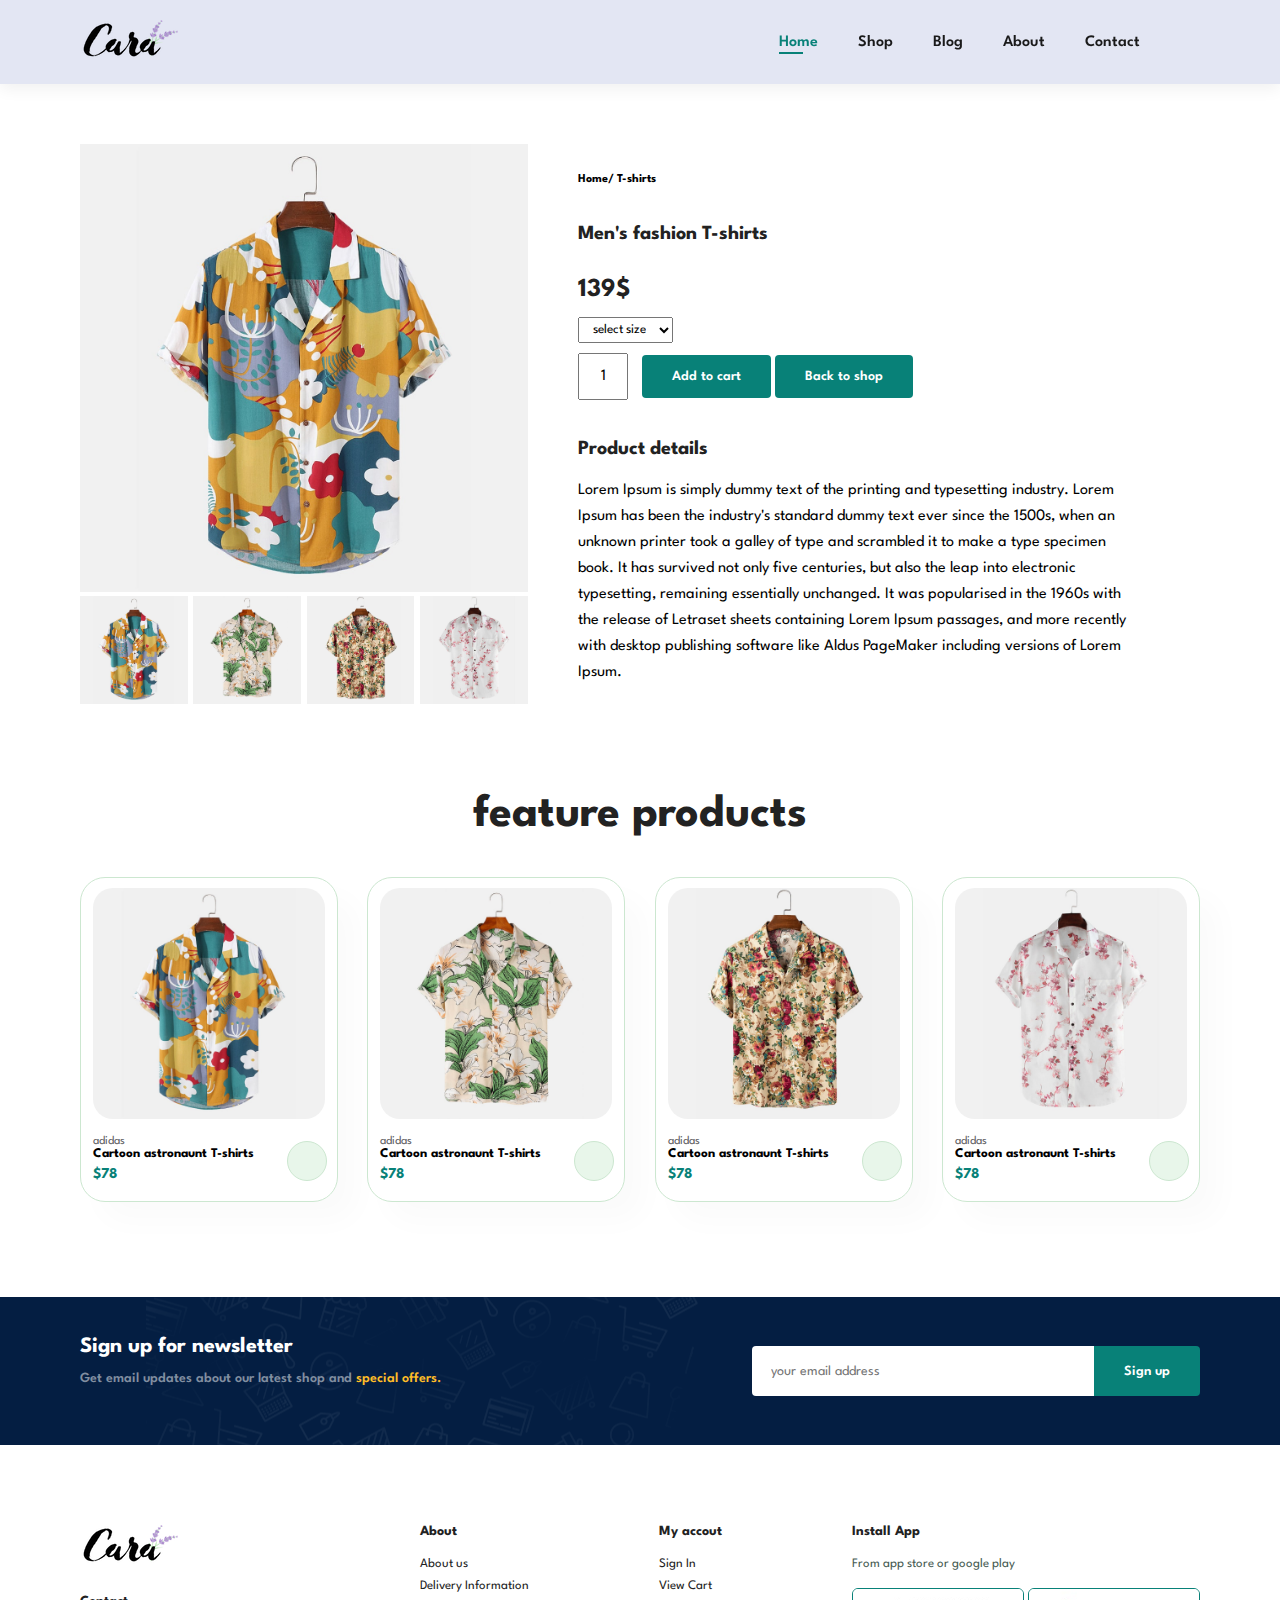
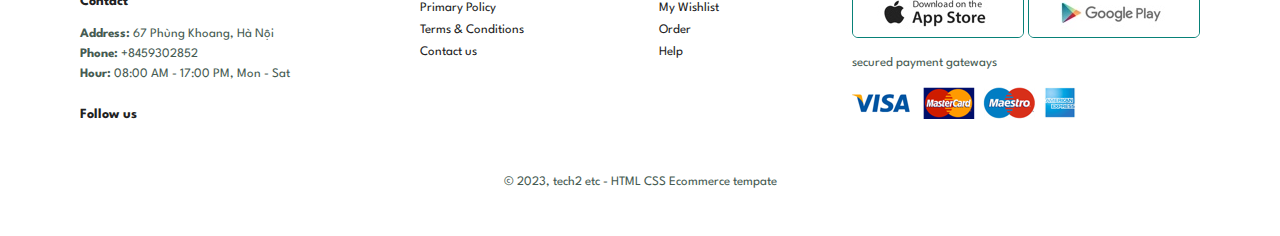
<file: single_product.html>
<!DOCTYPE html>
<html lang="en">

<head>
    <meta charset="UTF-8">
    <meta name="viewport" content="width=device-width, initial-scale=1.0">
    <link rel="stylesheet" href="style.css">
    <link rel="stylesheet" href="media.css">
    <link rel="stylesheet" href="https://cdnjs.cloudflare.com/ajax/libs/font-awesome/6.4.2/css/all.min.css"
        integrity="sha512-z3gLpd7yknf1YoNbCzqRKc4qyor8gaKU1qmn+CShxbuBusANI9QpRohGBreCFkKxLhei6S9CQXFEbbKuqLg0DA=="
        crossorigin="anonymous" referrerpolicy="no-referrer" />
    <title>Ecommerce shop</title>
</head>

<body>
    <section id="header">
        <a href="index.html"> <img src="img/logo.png" class="logo" alt="" /> </a>
        <div>
            <ul id="navbar">
                <li>
                    <a class="active" href="index.html">Home</a>
                </li>
                <li>
                    <a href="product.html">Shop</a>
                </li>
                <li>
                    <a href="blog.html">Blog</a>
                </li>
                <li>
                    <a href="about.html">About</a>
                </li>
                <li>
                    <a href="contact.html">Contact</a>
                </li>
                <li id="iconcart">
                    <a href="cart.html">
                        <i class="fa-solid fa-cart-shopping"></i>
                    </a>
                </li>
                <a href="#" id="close">
                    <i class="fa-solid fa-xmark"></i>
                </a>
            </ul>
        </div>
        <div id="mobile">
            <a href="#"><i class="fa-solid fa-cart-shopping"></i></a>
            <i id="bar" class="fa-solid fa-bars"></i>
        </div>
    </section>

    <section id="prodetails" class="section-p1">
        <div class="single-pro-image">
            <img src="img/products/f1.jpg" width="100%" id="main-img" alt="main img" />
            <div class="small-img-group">
                <div class="small-img-col">
                    <img src="img/products/f1.jpg" width="100%" class="small-img" alt="small img" />
                </div>
                <div class="small-img-col">
                    <img src="img/products/f2.jpg" width="100%" class="small-img" alt="small img" />
                </div>
                <div class="small-img-col">
                    <img src="img/products/f3.jpg" width="100%" class="small-img" alt="small img" />
                </div>
                <div class="small-img-col">
                    <img src="img/products/f4.jpg" width="100%" class="small-img" alt="small img" />
                </div>
            </div>
        </div>

        <div class="single-pro-details">
            <h6>Home/ T-shirts</h6>
            <h4>Men's fashion T-shirts</h4>
            <h2>139$</h2>
            <select>
                <option>select size</option>
                <option>XL</option>
                <option>XXL</option>
                <option>Small</option>
                <option>Large</option>
            </select>
            <input type="number" value="1" />
            <button class="normal">Add to cart</button>
            <button onclick="window.location.href='product.html'" class="normal">Back to shop</button>
            <h4>Product details</h4>
            <span>
                Lorem Ipsum is simply dummy text of the printing and
                typesetting industry. Lorem Ipsum has been the industry's
                standard dummy text ever since the 1500s, when an unknown
                printer took a galley of type and scrambled it to make
                a type specimen book. It has survived not only five
                centuries, but also the leap into electronic typesetting,
                remaining essentially unchanged. It was popularised in
                the 1960s with the release of Letraset sheets containing
                Lorem Ipsum passages, and more recently with desktop
                publishing software like Aldus PageMaker including versions
                of Lorem Ipsum.
            </span>

        </div>
    </section>

    <section id="product1" class="section-p1">
        <h2>feature products</h2>
        <div class="pro-container">
            <div class="pro">
                <img src="img/products/f1.jpg" alt="img product" />
                <div class="des">
                    <span>adidas</span>
                    <h5>Cartoon astronaunt T-shirts</h5>
                    <div class="star">
                        <i class="fas fa-star"></i>
                        <i class="fas fa-star"></i>
                        <i class="fas fa-star"></i>
                        <i class="fas fa-star"></i>
                        <i class="fas fa-star"></i>
                    </div>
                    <h4>$78</h4>
                </div>
                <a href="#">
                    <i class="cart fa-solid fa-cart-shopping"></i>
                </a>
            </div>
            <div class="pro">
                <img src="img/products/f2.jpg" alt="img product" />
                <div class="des">
                    <span>adidas</span>
                    <h5>Cartoon astronaunt T-shirts</h5>
                    <div class="star">
                        <i class="fas fa-star"></i>
                        <i class="fas fa-star"></i>
                        <i class="fas fa-star"></i>
                        <i class="fas fa-star"></i>
                        <i class="fas fa-star"></i>
                    </div>
                    <h4>$78</h4>
                </div>
                <a href="#">
                    <i class="cart fa-solid fa-cart-shopping"></i>
                </a>
            </div>
            <div class="pro">
                <img src="img/products/f3.jpg" alt="img product" />
                <div class="des">
                    <span>adidas</span>
                    <h5>Cartoon astronaunt T-shirts</h5>
                    <div class="star">
                        <i class="fas fa-star"></i>
                        <i class="fas fa-star"></i>
                        <i class="fas fa-star"></i>
                        <i class="fas fa-star"></i>
                        <i class="fas fa-star"></i>
                    </div>
                    <h4>$78</h4>
                </div>
                <a href="#">
                    <i class="cart fa-solid fa-cart-shopping"></i>
                </a>
            </div>
            <div class="pro">
                <img src="img/products/f4.jpg" alt="img product" />
                <div class="des">
                    <span>adidas</span>
                    <h5>Cartoon astronaunt T-shirts</h5>
                    <div class="star">
                        <i class="fas fa-star"></i>
                        <i class="fas fa-star"></i>
                        <i class="fas fa-star"></i>
                        <i class="fas fa-star"></i>
                        <i class="fas fa-star"></i>
                    </div>
                    <h4>$78</h4>
                </div>
                <a href="#">
                    <i class="cart fa-solid fa-cart-shopping"></i>
                </a>
            </div>
        </div>
    </section>

    <section id="newsletter" class="section-p1 section-m1">
        <div class="newstext">
            <h4>Sign up for newsletter</h4>
            <p>Get email updates about our latest shop and <span>special offers.</span></p>
        </div>
        <div class="form">
            <input type="text" placeholder="your email address" />
            <button class="normal">Sign up</button>
        </div>
    </section>

    <footer class="section-p1">
        <div class="col">
            <img class="logo" src="img/logo.png" alt="logo footer" />
            <h4>Contact</h4>
            <p><strong>Address: </strong>67 Phùng Khoang, Hà Nội</p>
            <p><strong>Phone: </strong>+8459302852</p>
            <p><strong>Hour: </strong>08:00 AM - 17:00 PM, Mon - Sat</p>
            <div class="follow">
                <h4>Follow us</h4>
                <div class="icon">
                    <i class="fab fa-facebook-f"></i>
                    <i class="fab fa-twitter"></i>
                    <i class="fab fa-instagram"></i>
                    <i class="fab fa-pinterest-p"></i>
                    <i class="fab fa-youtube"></i>
                </div>
            </div>
        </div>

        <div class="col">
            <h4>About</h4>
            <a href="#">About us</a>
            <a href="#">Delivery Information</a>
            <a href="#">Primary Policy</a>
            <a href="#">Terms & Conditions</a>
            <a href="#">Contact us</a>
        </div>

        <div class="col">
            <h4>My accout</h4>
            <a href="#">Sign In</a>
            <a href="#">View Cart</a>
            <a href="#">My Wishlist</a>
            <a href="#">Order</a>
            <a href="#">Help</a>
        </div>

        <div class="col install">
            <h4>Install App</h4>
            <p>From app store or google play</p>
            <div class="row">
                <img src="img/pay/app.jpg" alt="" />
                <img src="img/pay/play.jpg" alt="" />
            </div>
            <p>secured payment gateways</p>
            <img src="img/pay/pay.png" alt="" />
        </div>

        <div class="copyright">
            <p>© 2023, tech2 etc - HTML CSS Ecommerce tempate</p>
        </div>
    </footer>

    <script src="index.js"></script>
</body>

</html>
</file>
<file: style.css>
@import url("https://fonts.googleapis.com/css2?family=Spartan:wght@100;200;300;400;500;600;700;800;900&display=swap");
* {
  margin: 0;
  padding: 0;
  box-sizing: border-box;
  font-family: "Spartan", sans-serif;
}

html {
  scroll-behavior: smooth;
}

/* Global Styles */

h1 {
  font-size: 50px;
  line-height: 64px;
  color: #222;
}

h2 {
  font-size: 46px;
  line-height: 54px;
  color: #222;
}

h4 {
  font-size: 20px;
  color: #222;
}

h6 {
  font-weight: 700;
  font-size: 12px;
}

p {
  font-size: 16px;
  color: #465b52;
  margin: 15px 0 20px 0;
}

.section-p1 {
  padding: 40px 80px;
}

.section-m1 {
  margin: 40px 0;
}

body {
  width: 100%;
}

button.normal {
  font-size: 14px;
  font-weight: 600;
  padding: 15px 30px;
  color: #000;
  background-color: #fff;
  border-radius: 4px;
  cursor: pointer;
  border: none;
  outline: none;
  transition: 0.5s ease;
}

button.white {
  font-size: 13px;
  font-weight: 600;
  padding: 11px 18px;
  color: #fff;
  background-color: transparent;
  cursor: pointer;
  border: 1px solid #fff;
  outline: none;
  transition: 0.5s ease;
}

/* Chrome, Safari, Edge, Opera */
input::-webkit-outer-spin-button,
input::-webkit-inner-spin-button {
  -webkit-appearance: none;
  margin: 0;
}

/* Firefox */
input[type=number] {
  -moz-appearance: textfield;
}


/* ================================================================ */


#header {
  display: flex;
  align-items: center;
  justify-content: space-between;
  padding: 20px 80px;
  background: #E3E6F3;
  box-shadow: 0 5px 15px rgba(0, 0, 0, 0.06);
  z-index: 9999;
  position: sticky;
  top: 0;
  left: 0;
}

#navbar {
  display: flex;
  align-items: center;
  justify-content: center;
}

#navbar li {
  list-Style: none;
  padding: 0 20px;
  position: relative;
}

#navbar li a {
  text-decoration: none;
  font-size: 16px;
  font-weight: 600;
  color: #1a1a1a;
  transition: 0.3s ease;
}

#navbar li a:hover,
#navbar li a.active {
  color: #088178;
}

#navbar li a.active::after,
#navbar li a:hover::after {
  content: "";
  width: 30%;
  height: 2px;
  background: #088178;
  position: absolute;
  bottom: -4px;
  left: 20px;
}

#mobile,
#close {
  display: none;
  align-items: center;
}


#hero {
  background-image: url("img/hero4.png");
  height: 90vh;
  width: 100%;
  background-size: cover;
  background-position: top 25% right 0;
  padding: 0 80px;
  display: flex;
  align-items: flex-start;
  justify-content: center;
  flex-direction: column;
}

#hero h4 {
  padding-bottom: 15px;
}

#hero h1 {
  color: #088178;
}

#hero button {
  background-image: url("img/button.png");
  background-color: transparent;
  color: #088178;
  border: 0;
  padding: 14px 80px 14px 65px;
  background-repeat: no-repeat;
  cursor: pointer;
  font-weight: 700;
  font-size: 15px;
}


#feature {
  display: flex;
  align-items: center;
  justify-content: space-between;
  flex-wrap: wrap;
}

#feature .fe-box {
  width: 180px;
  text-align: center;
  padding: 25px 15px;
  box-shadow: 20px 20px 34px rgba(0, 0, 0, 0.03);
  border: 1px solid #cce7d0;
  border-radius: 4px;
  margin: 15px 0;
}

#feature .fe-box:hover {
  box-shadow: 10px 10px 54px rgba(70, 62, 221, 0.1);
}

#feature .fe-box img {
  width: 100%;
  margin-bottom: 10px;
}

#feature .fe-box h6 {
  display: inline-block;
  padding: 9px 8px 6px 8px;
  line-height: 1;
  border-radius: 4px;
  color: #088178;
  background-color: #fddde4;
}

#feature .fe-box:nth-child(2) h6 {
  background-color: #cdebbc;
}
#feature .fe-box:nth-child(3) h6 {
  background-color: #d1e8f2;
}
#feature .fe-box:nth-child(4) h6 {
  background-color: #cdd4f8;
}
#feature .fe-box:nth-child(5) h6 {
  background-color: #f6dbf6;
}
#feature .fe-box:nth-child(6) h6 {
  background-color: #fff2e5;
}


#product1 {
  text-align: center;
}

#product1 .pro-container {
  display: flex;
  justify-content: space-between;
  padding-top: 20px;
  flex-wrap: wrap;
}

#product1 .pro {
  width: 23%;
  min-width: 250px;
  padding: 10px 12px;
  border: 1px solid #cce7d0;
  border-radius: 25px;
  cursor: pointer;
  box-shadow: 20px 20px 30px rgba(0, 0, 0, 0.02);
  margin: 15px 0;
  transition: 0.2s ease;
  position: relative;
}

#product1 .pro:hover {
  box-shadow: 20px 20px 30px rgba(0, 0, 0, 0.06);
}

#product1 .pro img {
  width: 100%;
  border-radius: 20px;
}

#product1 .pro .des {
  text-align: start;
  padding: 10px 0;
}

#product1 .pro .des span {
  color: #606063;
  font-size: 12px;
}

#product1 .pro .des a {
  padding-top: 7px;
  color: #1a1a1a;
  font-size: 14px;
  text-decoration: none;
    display: block;
    font-weight: 700;
}

#product1 .pro .des i {
  font-size: 12px;
  color: rgb(243, 181, 25);
}

#product1 .pro .des h4 {
  padding-top: 7px;
  color: #088178;
  font-size: 15px;
  font-weight: 700;
}

#product1 .pro .cart {
  width: 40px;
  height: 40px;
  line-height: 40px;
  border-radius: 50px;
  background-color: #e8f6ea;
  color: #088178;
  border: 1px solid #cce7d0;
  position: absolute;
  bottom: 20px;
  right: 10px;
}


#banner {
  display: flex;
  flex-direction: column;
  justify-content: center;
  align-items: center;
  text-align: center;
  background-image: url("img/banner/b2.jpg");
  width: 100%;
  height: 40vh;
  background-size: cover;
  background-position: center;
}

#banner h4 {
  color: #fff;
  font-size: 16px;
}

#banner h2 {
  color: #fff;
  font-size: 30px;
  padding: 10px 0;
}

#banner h2 span {
  color: #ef3636;
}

#banner button:hover {
  background: #088178;
  color: #fff;
}


#sm-banner {
  display: flex;
  justify-content: space-between;
  flex-wrap: wrap;
}

#sm-banner .banner-box {
  display: flex;
  flex-direction: column;
  justify-content: center;
  align-items: flex-start;
  background-image: url("img/banner/b17.jpg");
  min-width: 580px;
  height: 50vh;
  background-size: cover;
  background-position: center;
  padding: 30px;
}

#sm-banner .banner-box2 {
  background-image: url("img/banner/b10.jpg");
}

#sm-banner h4 {
  color: #fff;
  font-size: 20px;
  font-weight: 300;
}

#sm-banner h2 {
  color: #fff;
  font-size: 28px;
  font-weight: 800;
}

#sm-banner span {
  color: #fff;
  font-size: 14px;
  font-weight: 500;
  padding-bottom: 15px;
}

#sm-banner .banner-box:hover button {
  background: #088178;
  border: 1px solid #088178;
}


#banner3 { 
  display: flex;
  justify-content: space-between;
  flex-wrap: wrap;
  padding: 0 80px;
}

#banner3 .banner-box {
  display: flex;
  flex-direction: column;
  justify-content: center;
  align-items: flex-start;
  background-image: url("img/banner/b7.jpg");
  min-width: 30%;
  height: 30vh;
  background-size: cover;
  background-position: center;
  padding: 20px;
  margin-bottom: 20px;
}

#banner3 .banner-box2 {
  background-image: url("img/banner/b4.jpg");
}

#banner3 .banner-box3 {
  background-image: url("img/banner/b18.jpg");
}

#banner3 h2 {
  color: #fff;
  font-weight: 900;
  font-size: 22px;
}

#banner3 h3 {
  color: #ec544e;
  font-weight: 800;
  font-size: 15px;
}


#newsletter {
  display: flex;
  justify-content: space-between;
  flex-wrap: wrap;
  align-items: center;
  background-image: url("img/banner/b14.png");
  background-repeat: no-repeat;
  background-position: 20% 30%;
  background-color: #041e42;
}

#newsletter h4 {
  font-size: 22px;
  font-weight: 700;
  color: #fff;
}

#newsletter p {
  font-size: 14px;
  font-weight: 600;
  color: #818ea0;
}

#newsletter p span{
  color: #ffbd27;
}

#newsletter input {
  height: 3.125rem;
  padding: 0 1.25em;
  font-size: 14px;
  width: 100%;
  border: 1px solid transparent;
  border-radius: 4px;
  outline: none;
  border-top-right-radius: 0;
  border-bottom-right-radius: 0;
}

#newsletter .form {
  display: flex;
  width: 40%;
}

#newsletter button {
  background-color: #088178;
  color: #fff;
  white-space: nowrap;
  border-top-left-radius: 0;
  border-bottom-left-radius: 0;
}


footer {
  display: flex;
  flex-wrap: wrap;
  justify-content: space-between;
}

footer .col {
  display: flex;
  flex-direction: column;
  align-items: flex-start;
  margin-bottom: 20px;
}

footer .logo {
  margin-bottom: 30px;
}

footer h4 {
  font-size: 14px;
  padding-bottom: 20px;
}

footer p {
  font-size: 13px;
  margin: 0 0 8px 0;
}

footer a {
  font-size: 13px;
  margin-bottom: 10px;
  color: #222;
  text-decoration: none;
}

footer .follow {
  margin-top: 20px;
}

footer .follow i {
  color: #465b52;
  padding-right: 4px;
  cursor: pointer;
}

footer .install .row img {
  border: 1px solid #088178;
  border-radius: 6px;
}

footer .install img {
  margin: 10px  0 15px 0;
}

footer .follow i:hover,
footer a:hover {
  color: #088178;
}

footer .copyright {
  width: 100%;
  text-align: center;
}


/* ================================================ */
/* Shop */
/* ================================================ */
#page-header {
  background-image: url("img/banner/b1.jpg");
  width: 100%;
  height: 40vh;
  background-size: cover;
  display: flex;
  justify-content: center;
  text-align: center;
  flex-direction: column;
  padding: 14px;
}

#page-header h2,
#page-header p {
  color: #ffffff;
}


#pagination {
  text-align: center;
}

#pagination a {
  text-decoration: none;
  background-color: #088178;
  padding: 15px 20px;
  border-radius: 4px;
  color: #ffffff;
  font-weight: 600;
}

#pagination a i{
  font-size: 16px;
  font-weight: 600;
}


#prodetails {
  display: flex;
  margin-top: 20px;
}

#prodetails .single-pro-image {
  width: 40%;
  margin-right: 50px;
}

.small-img-group {
  display: flex;
  justify-content: space-between;
}

.small-img-col {
  flex-basis: 24%;
  cursor: pointer;
}

#prodetails .single-pro-details {
  width: 50%;
  padding-top: 30px;
}

#prodetails .single-pro-details h4 {
  padding: 40px 0 20px 0;
}

#prodetails .single-pro-details h2 {
  font-size: 26px;
}

#prodetails .single-pro-details select {
  display: block;
  padding: 5px 10px;
  margin-bottom: 10px;
}

#prodetails .single-pro-details input {
  width: 50px;
  height: 47px;
  text-align: center;
  font-size: 16px;
  margin-right: 10px;
}

#prodetails .single-pro-details input:focus {
  outline: none;
}

#prodetails .single-pro-details button {
  background: #088178;
  color: #ffffff;
}

#prodetails .single-pro-details span {
  line-height: 26px;
}


/* ================================================ */
/* Blog */
/* ================================================ */
#page-header.blog-header {
  background-image: url("img/banner/b19.jpg");
}

#blog {
  padding: 150px 150px 0 150px;
}

#blog .blog-box {
  display: flex;
  align-items: center;
  width: 100%;
  position: relative;
  padding-bottom: 90px;
}

#blog .blog-img {
  width: 50%;
  margin-right: 40px;
}

#blog .blog-details {
  width: 50%;
}

#blog .blog-details a {
  text-decoration: none;
  font-size: 14px;
  color: #000;
  font-weight: 700;
  position: relative;
}

#blog .blog-details a::after {
  content: "";
  width: 50px;
  height: 1px;
  background-color: #000;
  position: absolute;
  top: 8px;
  right: -55px;
}

#blog .blog-details a:hover {
  color: #088178;
}

#blog .blog-details a:hover::after {
  background-color: #088178;
}

#blog .blog-box h1 {
  position: absolute;
  top: -40px;
  left: 0;
  font-size: 70px;
  font-weight: 700;
  color: #c9cbce;
  z-index: -6;
}


/* ================================================ */
/* About */
/* ================================================ */
#page-header.about-header {
  background-image: url("img/about/banner.png");
}

#about-head {
  display: flex;
  align-items: center;
}

#about-head img {
  width: 50%;
  height: auto;
}

#about-head div {
  padding-left: 40px;
}


/* ================================================ */
/* Contact */
/* ================================================ */
#contact-details {
  display: flex;
  align-items: center;
  justify-content: space-between;
}

#contact-details .details {
  width: 40%;
}

#contact-details .details span,
#form-details form span {
  font-size: 12px;
}

#contact-details .details h2,
#form-details form h2 {
  font-size: 26px;
  line-height: 35px;
  padding: 20px;
}

#contact-details .details h3 {
  font-size: 16px;
  padding-bottom: 15px;
}

#contact-details .details li {
  list-Style: none;
  display: flex;
  padding: 10px 0;
}

#contact-details .details li i{
  font-size: 14px;
  padding-right: 22px;
}

#contact-details .details li p{
  margin: 0;
  font-size: 14px;
}

#contact-details .map {
  width: 55%;
  height: 400px;
}

#contact-details .map iframe {
  width: 100%;
  height: 100%;
}

#form-details {
  display: flex;
  justify-content: center;
  margin: 30px;
  padding: 80px;
  border: 1px solid #e1e1e1;
}

#form-details form {
  width: 65%;
  display: flex;
  flex-direction: column;
  align-items: flex-start;
}

#form-details form input,
#form-details form textarea {
  width: 100%;
  padding: 12px 15px;
  outline: none;
  margin-bottom: 20px;
  border: 1px solid #e1e1e1;
}

#form-details form button {
  background-color: #088178;
  color: #fff;
}


/* ================================================ */
/* Cart */
/* ================================================ */
#cart table {
  width: 100%;
  border-collapse: collapse;
  white-space: nowrap;
}

#cart table td:nth-child(1) {
  width: 100px;
  text-align: center;
}

#cart table td:nth-child(2) {
  width: 150px;
  text-align: center;
}

#cart table td:nth-child(3) {
  width: 250px;
  text-align: center;
}

#cart table td:nth-child(4),
#cart table td:nth-child(5),
#cart table td:nth-child(6) {
  width: 150px;
  text-align: center;
}

#cart table td:nth-child(5) input {
  width: 70px;
  padding: 10px 5px 10px 15px;
}

#cart table thead {
  border: 1px solid #e2e9e1;
  border-left: none;
  border-right: none;
}

#cart table thead td {
  font-weight: 700;
  text-transform: uppercase;
  font-size: 13px;
  padding: 18px 0;
}

#cart table tbody tr td {
  padding-top: 15px;
}

#cart table tbody td {
  font-size: 13px;
}

#cart-add {
  display: flex;
  flex-wrap: wrap;
  justify-content: space-between;
}

#cart-add {

}

#coupon {
  width: 50%;
  margin-bottom: 30px;
}

#coupon h3,
#subtotal h3 {
  padding-bottom: 15px;
}

#coupon input {
  padding: 10px 20px;
  outline: none;
  width: 60%;
  margin-right: 10px;
  border: 1px solid #e2e9e1;
}

#coupon button {
  background-color: #088178;
  color: #fff;
  padding: 12px 20px;
}

#subtotal {
  width: 50%;
  margin-bottom: 30px;
  border: 1px solid #e2e9e1;
  padding: 30px;
}

#subtotal table {
  border-collapse: collapse;
  width: 100%;
  margin-bottom: 20px;
}

#subtotal table td {
  width: 50%;
  border: 1px solid #e2e9e1;
  padding: 10px;
  font-size: 13px;
}

#subtotal button {
  background-color: #088178;
  color: #fff;
}
</file>
<file: media.css>
/* table l: w768px - h1024px */
@media (max-width: 799px) {
    .section-p1 {
        padding: 40px;
    }

    #navbar {
        display: flex;
        flex-direction: column;
        align-items: flex-start;
        justify-content: flex-start;
        position: fixed;
        top: 0;
        right: -300px;
        height: 100vh;
        width: 300px;
        background-color: #E3E6F3;
        box-shadow: 0 40px 60px rgba(0, 0 , 0, 0.1);
        padding: 80px 0 0 10px;
        transition: 0.6s ease;
    }

    #navbar li {
        margin-bottom: 25px;
    }

    #navbar.active {
        right: 0;
    }

    #iconcart {
        display: none;
    }

    #close {
        display: block;
        position: absolute;
        top: 30px;
        left: 30px;
        color: #222;
        font-size: 24px;
    }

    #mobile {
        display: block;
        align-items: center;
    }

    #mobile i {
        color: #1a1a1a;
        font-size: 24px;
        padding-left: 20px;
    }

    #hero {
        height: 70vh;
        padding: 0 80px;
        background-position: top 30% right 30%;
    }

    #feature {
        justify-content: center;
    }

    #feature .fe-box {
        margin: 15px;
    }

    #product1 .pro-container {
        justify-content: center;
    }

    #product1 .pro {
        margin: 15px;
    }

    #banner {
        height: 50vh;
    }

    #sm-banner .banner-box {
        min-width: 100%;
        height: 60vh;
        margin-bottom: 10px;
    }

    #banner3 {
        padding: 0 40px;
    }

    #banner3 .banner-box {
        width: 31.333%;
    }

    #banner3 h2 {
        font-size: 14px;
        line-height: 21px;
    }

    #newsletter .form {
        width: 61%;
    }


    #prodetails {
        display: flex;
        flex-direction: column;
    }

    #prodetails .single-pro-image,
    #prodetails .single-pro-details {
        width: 100%;
        margin-right: 0px;
    }


    #blog {
        padding: 150px 70px 0 70px;
    }
}
</file>
